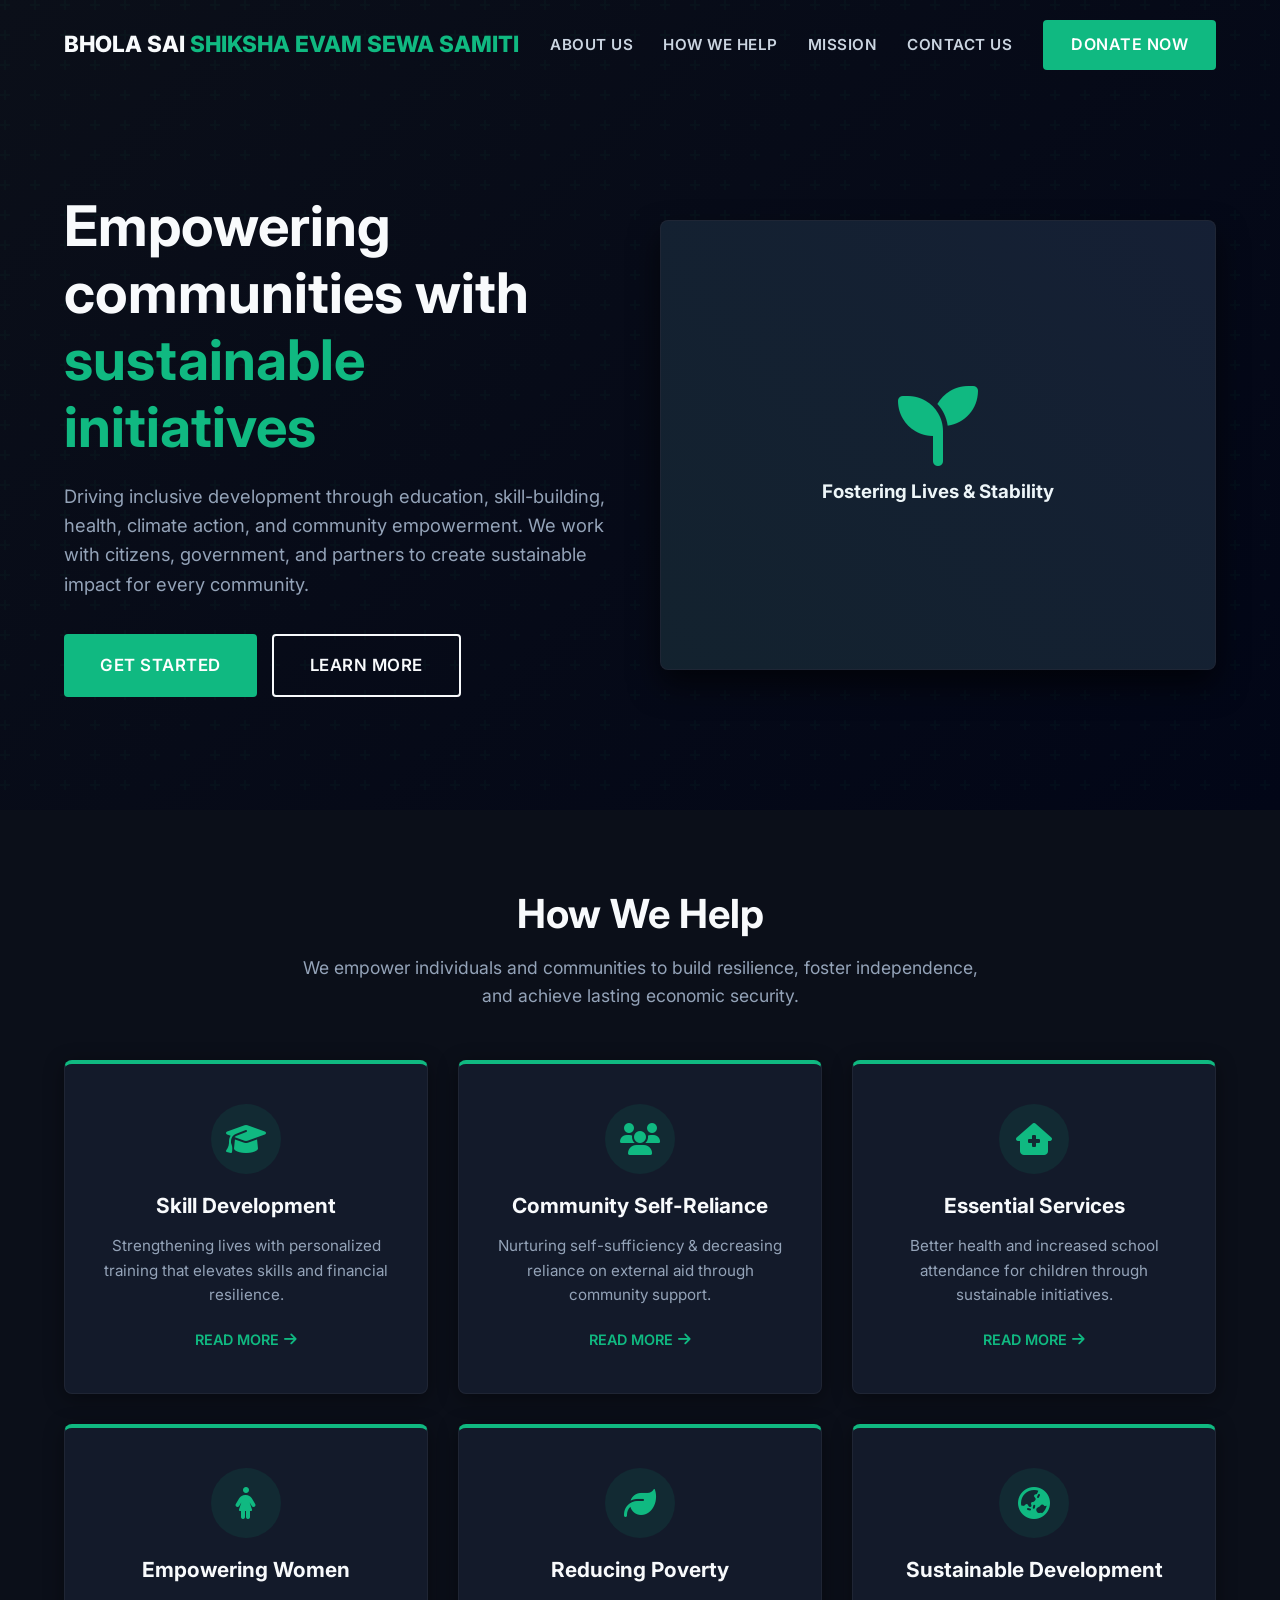
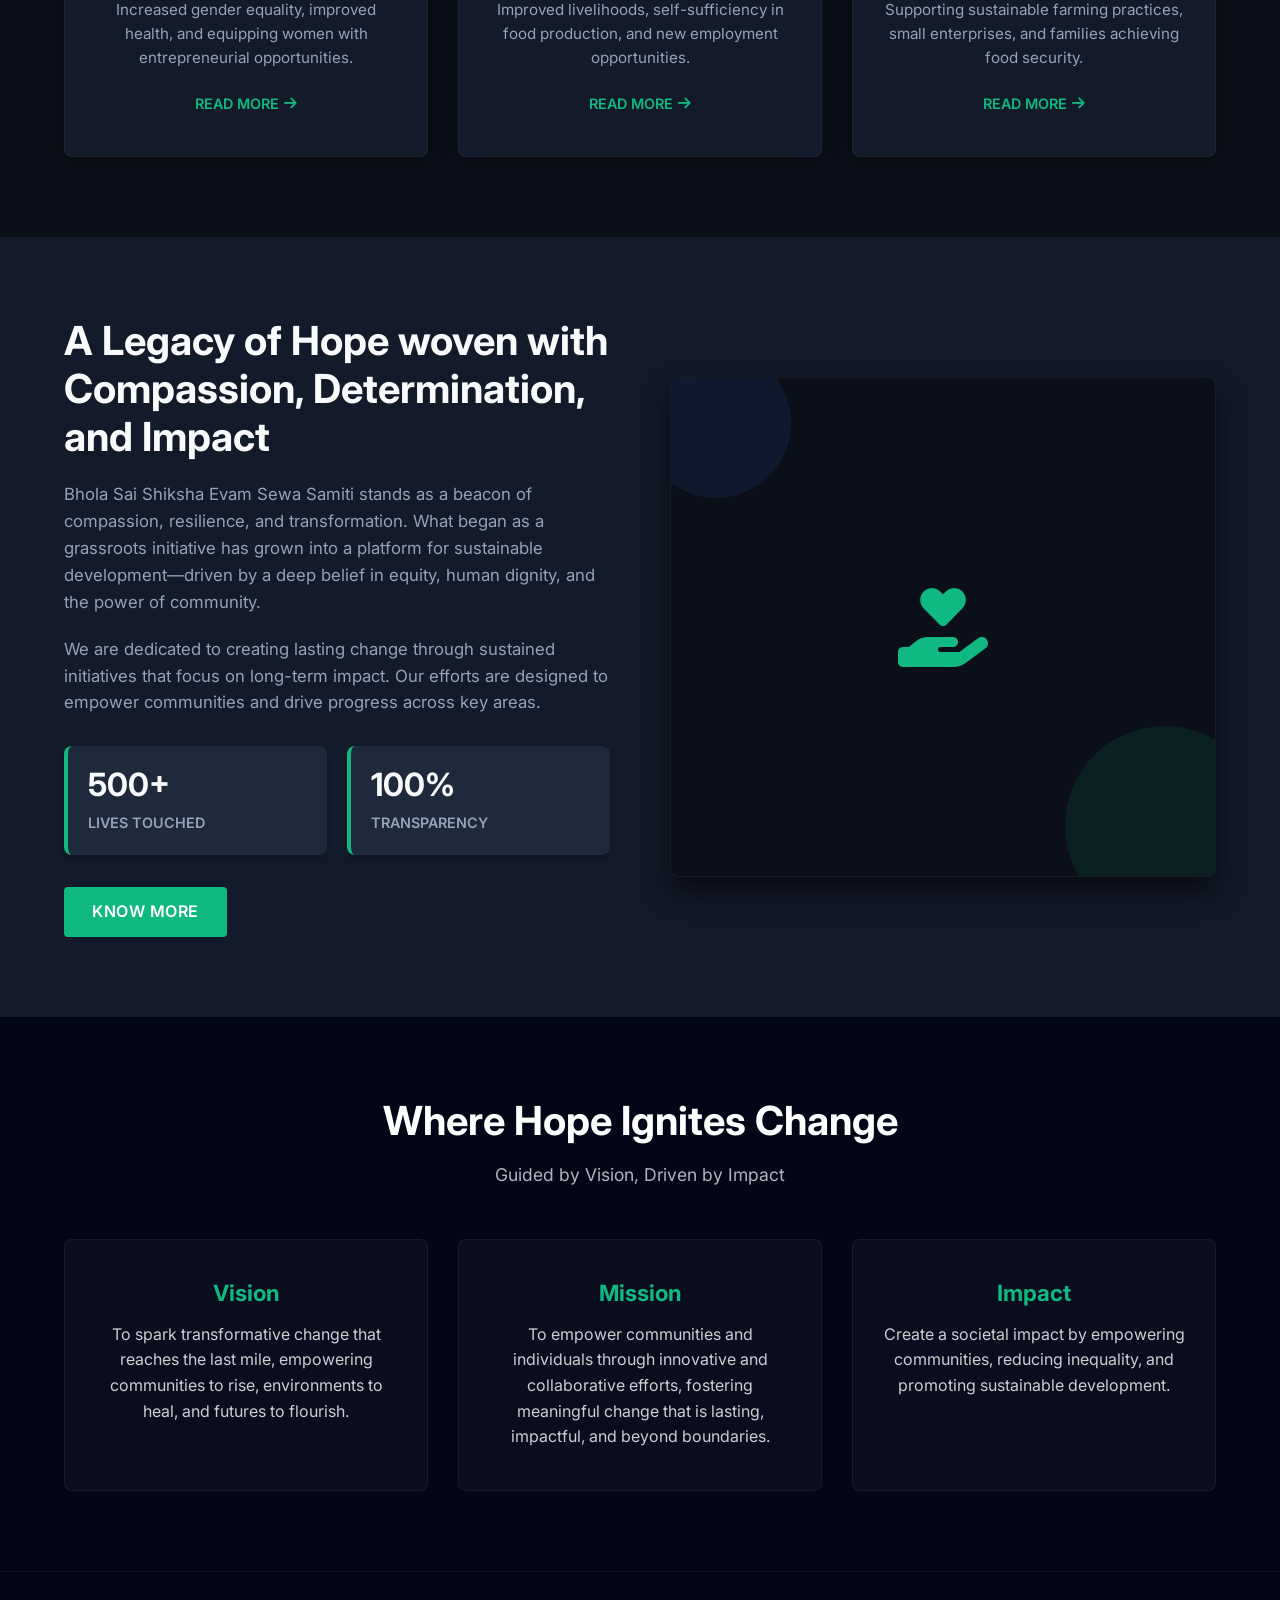
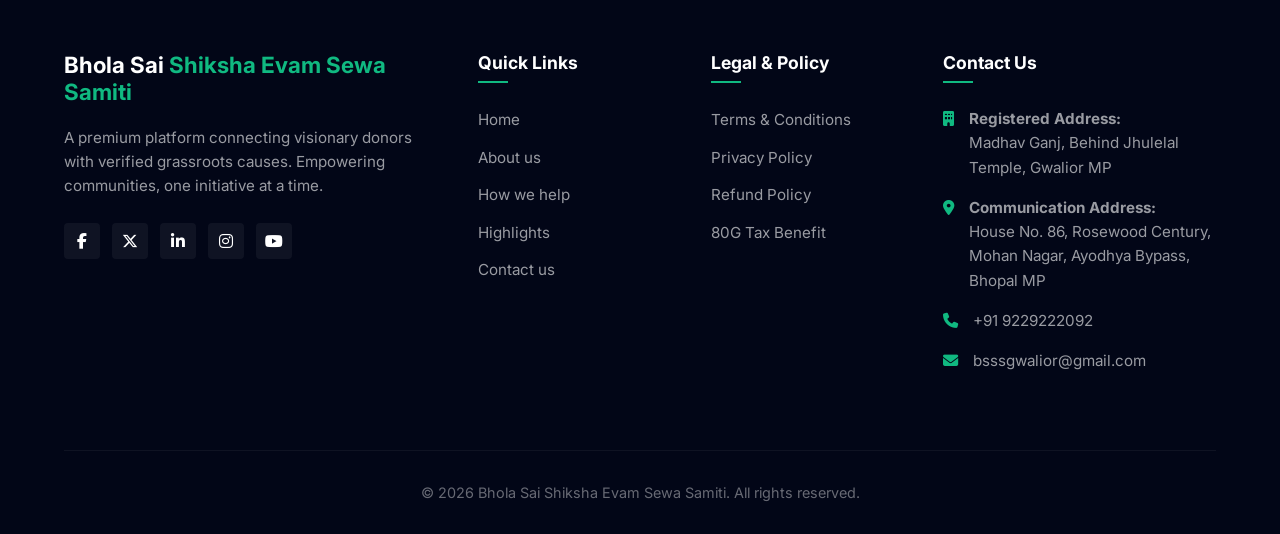
<file: index.html>
<!DOCTYPE html>
<html lang="en">

<head>
    <meta charset="UTF-8">
    <meta name="viewport" content="width=device-width, initial-scale=1.0">
    <title>Bhola Sai Shiksha Evam Sewa Samiti</title>
    <meta name="description"
        content="Driving inclusive development through education, skill-building, health, and community empowerment.">
    <link rel="stylesheet" href="styles.css">
    <link href="https://fonts.googleapis.com/css2?family=Inter:wght@300;400;500;600;700;800&display=swap"
        rel="stylesheet">
    <!-- FontAwesome -->
    <link rel="stylesheet" href="https://cdnjs.cloudflare.com/ajax/libs/font-awesome/6.4.0/css/all.min.css">
</head>

<body>
    <!-- Navbar -->
    <header class="navbar" id="navbar">
        <div class="container nav-container">
            <a href="#" class="logo">
                <h1>Bhola Sai <span>Shiksha Evam Sewa Samiti</span></h1>
            </a>
            <nav class="nav-links">
                <a href="#about">About Us</a>
                <a href="#how-we-help">How We Help</a>
                <a href="#mission">Mission</a>
                <a href="#contact">Contact Us</a>
            </nav>
            <div class="nav-actions">
                <a href="#donate" class="btn btn-primary">Donate Now</a>
            </div>
            <div class="mobile-menu-btn">
                <i class="fa-solid fa-bars"></i>
            </div>
        </div>
    </header>

    <main>
        <!-- Hero Section -->
        <section class="hero">
            <div class="hero-bg"></div>
            <div class="container hero-container">
                <div class="hero-content fade-right">
                    <h2 class="hero-title">Empowering communities with <span>sustainable initiatives</span></h2>
                    <p class="hero-subtitle">Driving inclusive development through education, skill-building, health,
                        climate action, and community empowerment. We work with citizens, government, and partners to
                        create sustainable impact for every community.</p>
                    <div class="hero-buttons">
                        <a href="#contact" class="btn btn-primary btn-lg">Get Started</a>
                        <a href="#how-we-help" class="btn btn-outline btn-lg">Learn More</a>
                    </div>
                </div>
                <!-- Hero Placeholder Image -->
                <div class="hero-image-placeholder fade-left">
                    <i class="fa-solid fa-seedling"></i>
                    <h3>Fostering Lives & Stability</h3>
                </div>
            </div>
        </section>

        <!-- Features / How We Help Section -->
        <section id="how-we-help" class="section features-section">
            <div class="container">
                <div class="section-header fade-up">
                    <h2 class="section-title">How We Help</h2>
                    <p class="section-subtitle">We empower individuals and communities to build resilience, foster
                        independence, and achieve lasting economic security.</p>
                </div>
                <div class="feature-grid">
                    <!-- Feature Card 1 -->
                    <div class="card feature-card fade-up">
                        <div class="feature-icon">
                            <i class="fa-solid fa-graduation-cap"></i>
                        </div>
                        <h3>Skill Development</h3>
                        <p>Strengthening lives with personalized training that elevates skills and financial resilience.
                        </p>
                        <a href="skill-development.html" class="feature-link">Read More <i class="fa-solid fa-arrow-right"></i></a>
                    </div>
                    <!-- Feature Card 2 -->
                    <div class="card feature-card fade-up" style="animation-delay: 0.1s;">
                        <div class="feature-icon">
                            <i class="fa-solid fa-users"></i>
                        </div>
                        <h3>Community Self-Reliance</h3>
                        <p>Nurturing self-sufficiency & decreasing reliance on external aid through community support.
                        </p>
                        <a href="community-self-reliance.html" class="feature-link">Read More <i class="fa-solid fa-arrow-right"></i></a>
                    </div>
                    <!-- Feature Card 3 -->
                    <div class="card feature-card fade-up" style="animation-delay: 0.2s;">
                        <div class="feature-icon">
                            <i class="fa-solid fa-house-medical"></i>
                        </div>
                        <h3>Essential Services</h3>
                        <p>Better health and increased school attendance for children through sustainable initiatives.
                        </p>
                        <a href="essential-services.html" class="feature-link">Read More <i class="fa-solid fa-arrow-right"></i></a>
                    </div>
                    <!-- Feature Card 4 -->
                    <div class="card feature-card fade-up">
                        <div class="feature-icon">
                            <i class="fa-solid fa-person-dress"></i>
                        </div>
                        <h3>Empowering Women</h3>
                        <p>Increased gender equality, improved health, and equipping women with entrepreneurial
                            opportunities.</p>
                        <a href="empowering-women.html" class="feature-link">Read More <i class="fa-solid fa-arrow-right"></i></a>
                    </div>
                    <!-- Feature Card 5 -->
                    <div class="card feature-card fade-up" style="animation-delay: 0.1s;">
                        <div class="feature-icon">
                            <i class="fa-solid fa-leaf"></i>
                        </div>
                        <h3>Reducing Poverty</h3>
                        <p>Improved livelihoods, self-sufficiency in food production, and new employment opportunities.
                        </p>
                        <a href="reducing-poverty.html" class="feature-link">Read More <i class="fa-solid fa-arrow-right"></i></a>
                    </div>
                    <!-- Feature Card 6 -->
                    <div class="card feature-card fade-up" style="animation-delay: 0.2s;">
                        <div class="feature-icon">
                            <i class="fa-solid fa-earth-asia"></i>
                        </div>
                        <h3>Sustainable Development</h3>
                        <p>Supporting sustainable farming practices, small enterprises, and families achieving food
                            security.</p>
                        <a href="sustainable-development.html" class="feature-link">Read More <i class="fa-solid fa-arrow-right"></i></a>
                    </div>
                </div>
            </div>
        </section>

        <!-- About Us Section -->
        <section id="about" class="section about-section">
            <div class="container about-container">
                <div class="about-text fade-right">
                    <h2>A Legacy of Hope woven with Compassion, Determination, and Impact</h2>
                    <p>Bhola Sai Shiksha Evam Sewa Samiti stands as a beacon of compassion, resilience, and
                        transformation. What began as a grassroots initiative has grown into a platform for sustainable
                        development—driven by a deep belief in equity, human dignity, and the power of community.</p>
                    <p>We are dedicated to creating lasting change through sustained initiatives that focus on long-term
                        impact. Our efforts are designed to empower communities and drive progress across key areas.</p>

                    <div class="about-stats">
                        <div class="stat-box">
                            <h4>500+</h4>
                            <span>Lives Touched</span>
                        </div>
                        <div class="stat-box">
                            <h4>100%</h4>
                            <span>Transparency</span>
                        </div>
                    </div>
                    <div class="mt-4">
                        <a href="#mission" class="btn btn-primary">Know More</a>
                    </div>
                </div>
                <div class="about-image fade-left">
                    <i class="fa-solid fa-hand-holding-heart"></i>
                </div>
            </div>
        </section>

        <!-- Mission & Vision Section -->
        <section id="mission" class="section mission-section">
            <div class="container">
                <div class="section-header fade-up">
                    <h2 class="section-title">Where Hope Ignites Change</h2>
                    <p class="section-subtitle">Guided by Vision, Driven by Impact</p>
                </div>
                <div class="mission-grid">
                    <div class="mission-card fade-up">
                        <h3>Vision</h3>
                        <p>To spark transformative change that reaches the last mile, empowering communities to rise,
                            environments to heal, and futures to flourish.</p>
                    </div>
                    <div class="mission-card fade-up" style="animation-delay: 0.1s;">
                        <h3>Mission</h3>
                        <p>To empower communities and individuals through innovative and collaborative efforts,
                            fostering meaningful change that is lasting, impactful, and beyond boundaries.</p>
                    </div>
                    <div class="mission-card fade-up" style="animation-delay: 0.2s;">
                        <h3>Impact</h3>
                        <p>Create a societal impact by empowering communities, reducing inequality, and promoting
                            sustainable development.</p>
                    </div>
                </div>
            </div>
        </section>
    </main>

    <!-- Footer -->
    <footer id="contact" class="footer">
        <div class="container">
            <div class="footer-grid">
                <div class="footer-col brand-col">
                    <h3 class="footer-title">Bhola Sai <span>Shiksha Evam Sewa Samiti</span></h3>
                    <p class="footer-desc">A premium platform connecting visionary donors with verified grassroots
                        causes. Empowering communities, one initiative at a time.</p>
                    <div class="social-links">
                        <a href="#" aria-label="Facebook"><i class="fa-brands fa-facebook-f"></i></a>
                        <a href="#" aria-label="Twitter"><i class="fa-brands fa-x-twitter"></i></a>
                        <a href="#" aria-label="LinkedIn"><i class="fa-brands fa-linkedin-in"></i></a>
                        <a href="#" aria-label="Instagram"><i class="fa-brands fa-instagram"></i></a>
                        <a href="#" aria-label="YouTube"><i class="fa-brands fa-youtube"></i></a>
                    </div>
                </div>
                <div class="footer-col">
                    <h4>Quick Links</h4>
                    <ul class="footer-links">
                        <li><a href="#">Home</a></li>
                        <li><a href="#about">About us</a></li>
                        <li><a href="#how-we-help">How we help</a></li>
                        <li><a href="#mission">Highlights</a></li>
                        <li><a href="#contact">Contact us</a></li>
                    </ul>
                </div>
                <div class="footer-col">
                    <h4>Legal & Policy</h4>
                    <ul class="footer-links">
                        <li><a href="terms-and-conditions.html">Terms & Conditions</a></li>
                        <li><a href="privacy-policy.html">Privacy Policy</a></li>
                        <li><a href="refund-policy.html">Refund Policy</a></li>
                        <li><a href="80g-tax-benefit.html">80G Tax Benefit</a></li>
                    </ul>
                </div>
                <div class="footer-col contact-col">
                    <h4>Contact Us</h4>
                    <ul class="contact-info">
                        <li><i class="fa-solid fa-building"></i> <span><strong>Registered Address:</strong><br>Madhav Ganj, Behind Jhulelal Temple, Gwalior MP</span></li>
                        <li><i class="fa-solid fa-location-dot"></i> <span><strong>Communication Address:</strong><br>House No. 86, Rosewood Century, Mohan Nagar, Ayodhya Bypass, Bhopal MP</span></li>
                        <li><i class="fa-solid fa-phone"></i> <span>+91 9229222092</span></li>
                        <li><i class="fa-solid fa-envelope"></i> <span>bsssgwalior@gmail.com</span></li>
                    </ul>
                </div>
            </div>
            <div class="footer-bottom">
                <p>&copy; 2026 Bhola Sai Shiksha Evam Sewa Samiti. All rights reserved.</p>
            </div>
        </div>
    </footer>

    <script src="script.js"></script>
</body>

</html>
</file>
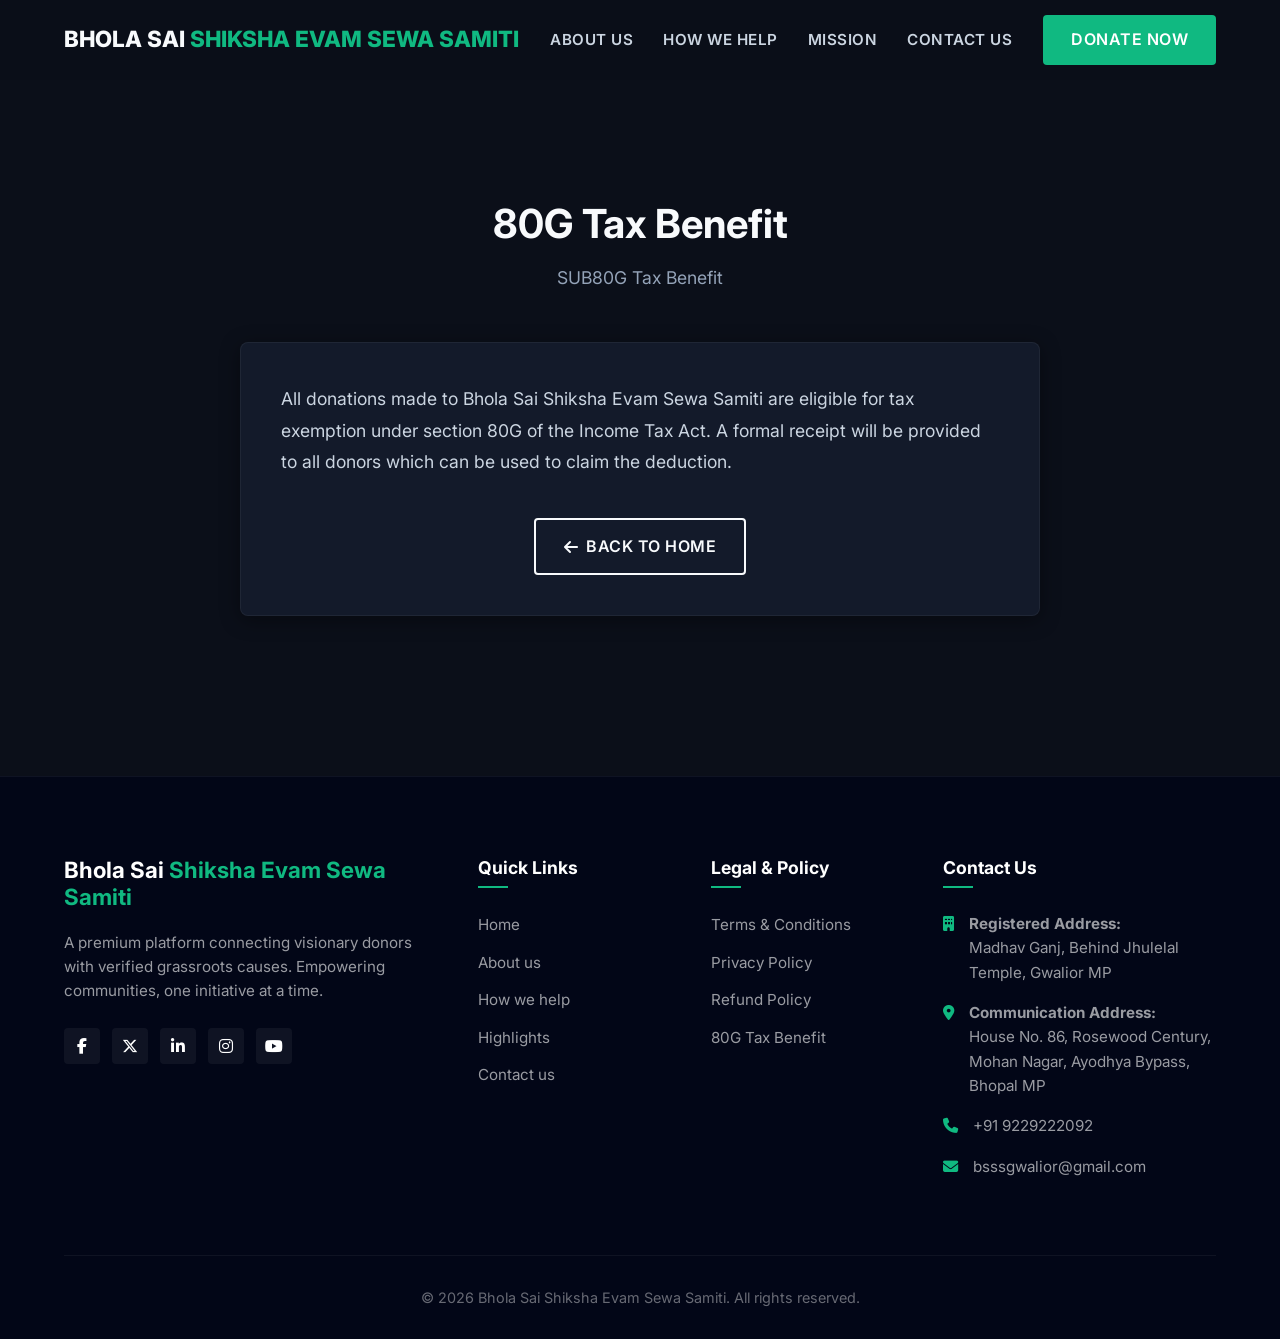
<file: 80g-tax-benefit.html>
﻿<!DOCTYPE html>
<html lang="en">

<head>
    <meta charset="UTF-8">
    <meta name="viewport" content="width=device-width, initial-scale=1.0">
    <title>80G Tax Benefit - Bhola Sai Shiksha Evam Sewa Samiti</title>
    <link rel="stylesheet" href="styles.css">
    <link href="https://fonts.googleapis.com/css2?family=Inter:wght@300;400;500;600;700;800&display=swap" rel="stylesheet">
    <link rel="stylesheet" href="https://cdnjs.cloudflare.com/ajax/libs/font-awesome/6.4.0/css/all.min.css">
</head>

<body>
    <!-- Navbar -->
    <header class="navbar" id="navbar" style="background: rgba(11, 15, 25, 0.95); backdrop-filter: blur(10px); padding: 15px 0;">
        <div class="container nav-container">
            <a href="index.html" class="logo">
                <h1>Bhola Sai <span>Shiksha Evam Sewa Samiti</span></h1>
            </a>
            <nav class="nav-links">
                <a href="index.html#about">About Us</a>
                <a href="index.html#how-we-help">How We Help</a>
                <a href="index.html#mission">Mission</a>
                <a href="index.html#contact">Contact Us</a>
            </nav>
            <div class="nav-actions">
                <a href="index.html#donate" class="btn btn-primary">Donate Now</a>
            </div>
            <div class="mobile-menu-btn">
                <i class="fa-solid fa-bars"></i>
            </div>
        </div>
    </header>

    <main style="padding-top: 120px; padding-bottom: 80px; min-height: 70vh;">
        <section class="section">
            <div class="container">
                <div class="section-header fade-up visible">
                    <h2 class="section-title">80G Tax Benefit</h2>
                    <p class="section-subtitle">SUB80G Tax Benefit</p>
                </div>
                <div class="content fade-up visible" style="color: var(--text-main); font-size: 1.1rem; max-width: 800px; margin: 0 auto; line-height: 1.8; background: var(--bg-surface); padding: 40px; border-radius: 8px; border: 1px solid rgba(255, 255, 255, 0.05); box-shadow: var(--card-shadow);">
                    <p>All donations made to Bhola Sai Shiksha Evam Sewa Samiti are eligible for tax exemption under section 80G of the Income Tax Act. A formal receipt will be provided to all donors which can be used to claim the deduction.</p>
                    
                    <div style="margin-top: 40px; text-align: center;">
                        <a href="index.html" class="btn btn-outline"><i class="fa-solid fa-arrow-left"></i> Back to Home</a>
                    </div>
                </div>
            </div>
        </section>
    </main>

    <!-- Footer -->
    <footer id="contact" class="footer">
        <div class="container">
            <div class="footer-grid">
                <div class="footer-col brand-col">
                    <h3 class="footer-title">Bhola Sai <span>Shiksha Evam Sewa Samiti</span></h3>
                    <p class="footer-desc">A premium platform connecting visionary donors with verified grassroots causes. Empowering communities, one initiative at a time.</p>
                    <div class="social-links">
                        <a href="#" aria-label="Facebook"><i class="fa-brands fa-facebook-f"></i></a>
                        <a href="#" aria-label="Twitter"><i class="fa-brands fa-x-twitter"></i></a>
                        <a href="#" aria-label="LinkedIn"><i class="fa-brands fa-linkedin-in"></i></a>
                        <a href="#" aria-label="Instagram"><i class="fa-brands fa-instagram"></i></a>
                        <a href="#" aria-label="YouTube"><i class="fa-brands fa-youtube"></i></a>
                    </div>
                </div>
                <div class="footer-col">
                    <h4>Quick Links</h4>
                    <ul class="footer-links">
                        <li><a href="index.html">Home</a></li>
                        <li><a href="index.html#about">About us</a></li>
                        <li><a href="index.html#how-we-help">How we help</a></li>
                        <li><a href="index.html#mission">Highlights</a></li>
                        <li><a href="index.html#contact">Contact us</a></li>
                    </ul>
                </div>
                <div class="footer-col">
                    <h4>Legal & Policy</h4>
                    <ul class="footer-links">
                        <li><a href="terms-and-conditions.html">Terms & Conditions</a></li>
                        <li><a href="privacy-policy.html">Privacy Policy</a></li>
                        <li><a href="refund-policy.html">Refund Policy</a></li>
                        <li><a href="80g-tax-benefit.html">80G Tax Benefit</a></li>
                    </ul>
                </div>
                <div class="footer-col contact-col">
                    <h4>Contact Us</h4>
                    <ul class="contact-info">
                        <li><i class="fa-solid fa-building"></i> <span><strong>Registered Address:</strong><br>Madhav Ganj, Behind Jhulelal Temple, Gwalior MP</span></li>
                        <li><i class="fa-solid fa-location-dot"></i> <span><strong>Communication Address:</strong><br>House No. 86, Rosewood Century, Mohan Nagar, Ayodhya Bypass, Bhopal MP</span></li>
                        <li><i class="fa-solid fa-phone"></i> <span>+91 9229222092</span></li>
                        <li><i class="fa-solid fa-envelope"></i> <span>bsssgwalior@gmail.com</span></li>
                    </ul>
                </div>
            </div>
            <div class="footer-bottom">
                <p>&copy; 2026 Bhola Sai Shiksha Evam Sewa Samiti. All rights reserved.</p>
            </div>
        </div>
    </footer>

    <script src="script.js"></script>
</body>
</html>
</file>
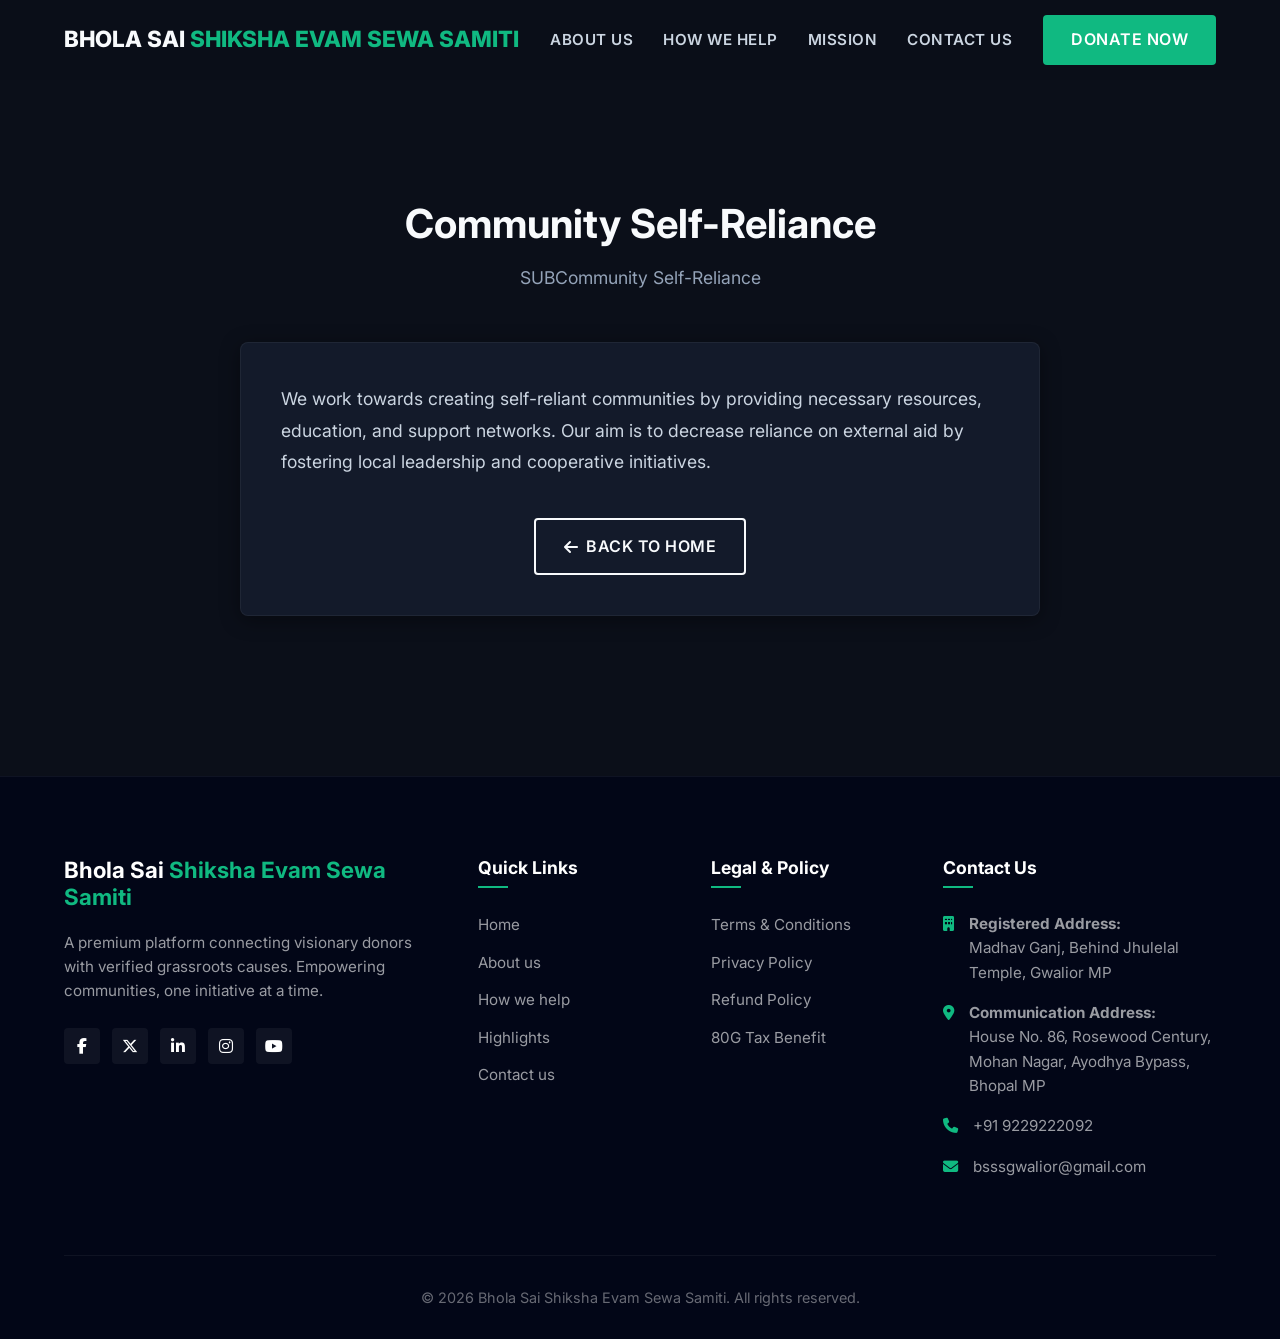
<file: community-self-reliance.html>
﻿<!DOCTYPE html>
<html lang="en">

<head>
    <meta charset="UTF-8">
    <meta name="viewport" content="width=device-width, initial-scale=1.0">
    <title>Community Self-Reliance - Bhola Sai Shiksha Evam Sewa Samiti</title>
    <link rel="stylesheet" href="styles.css">
    <link href="https://fonts.googleapis.com/css2?family=Inter:wght@300;400;500;600;700;800&display=swap" rel="stylesheet">
    <link rel="stylesheet" href="https://cdnjs.cloudflare.com/ajax/libs/font-awesome/6.4.0/css/all.min.css">
</head>

<body>
    <!-- Navbar -->
    <header class="navbar" id="navbar" style="background: rgba(11, 15, 25, 0.95); backdrop-filter: blur(10px); padding: 15px 0;">
        <div class="container nav-container">
            <a href="index.html" class="logo">
                <h1>Bhola Sai <span>Shiksha Evam Sewa Samiti</span></h1>
            </a>
            <nav class="nav-links">
                <a href="index.html#about">About Us</a>
                <a href="index.html#how-we-help">How We Help</a>
                <a href="index.html#mission">Mission</a>
                <a href="index.html#contact">Contact Us</a>
            </nav>
            <div class="nav-actions">
                <a href="index.html#donate" class="btn btn-primary">Donate Now</a>
            </div>
            <div class="mobile-menu-btn">
                <i class="fa-solid fa-bars"></i>
            </div>
        </div>
    </header>

    <main style="padding-top: 120px; padding-bottom: 80px; min-height: 70vh;">
        <section class="section">
            <div class="container">
                <div class="section-header fade-up visible">
                    <h2 class="section-title">Community Self-Reliance</h2>
                    <p class="section-subtitle">SUBCommunity Self-Reliance</p>
                </div>
                <div class="content fade-up visible" style="color: var(--text-main); font-size: 1.1rem; max-width: 800px; margin: 0 auto; line-height: 1.8; background: var(--bg-surface); padding: 40px; border-radius: 8px; border: 1px solid rgba(255, 255, 255, 0.05); box-shadow: var(--card-shadow);">
                    <p>We work towards creating self-reliant communities by providing necessary resources, education, and support networks. Our aim is to decrease reliance on external aid by fostering local leadership and cooperative initiatives.</p>
                    
                    <div style="margin-top: 40px; text-align: center;">
                        <a href="index.html" class="btn btn-outline"><i class="fa-solid fa-arrow-left"></i> Back to Home</a>
                    </div>
                </div>
            </div>
        </section>
    </main>

    <!-- Footer -->
    <footer id="contact" class="footer">
        <div class="container">
            <div class="footer-grid">
                <div class="footer-col brand-col">
                    <h3 class="footer-title">Bhola Sai <span>Shiksha Evam Sewa Samiti</span></h3>
                    <p class="footer-desc">A premium platform connecting visionary donors with verified grassroots causes. Empowering communities, one initiative at a time.</p>
                    <div class="social-links">
                        <a href="#" aria-label="Facebook"><i class="fa-brands fa-facebook-f"></i></a>
                        <a href="#" aria-label="Twitter"><i class="fa-brands fa-x-twitter"></i></a>
                        <a href="#" aria-label="LinkedIn"><i class="fa-brands fa-linkedin-in"></i></a>
                        <a href="#" aria-label="Instagram"><i class="fa-brands fa-instagram"></i></a>
                        <a href="#" aria-label="YouTube"><i class="fa-brands fa-youtube"></i></a>
                    </div>
                </div>
                <div class="footer-col">
                    <h4>Quick Links</h4>
                    <ul class="footer-links">
                        <li><a href="index.html">Home</a></li>
                        <li><a href="index.html#about">About us</a></li>
                        <li><a href="index.html#how-we-help">How we help</a></li>
                        <li><a href="index.html#mission">Highlights</a></li>
                        <li><a href="index.html#contact">Contact us</a></li>
                    </ul>
                </div>
                <div class="footer-col">
                    <h4>Legal & Policy</h4>
                    <ul class="footer-links">
                        <li><a href="terms-and-conditions.html">Terms & Conditions</a></li>
                        <li><a href="privacy-policy.html">Privacy Policy</a></li>
                        <li><a href="refund-policy.html">Refund Policy</a></li>
                        <li><a href="80g-tax-benefit.html">80G Tax Benefit</a></li>
                    </ul>
                </div>
                <div class="footer-col contact-col">
                    <h4>Contact Us</h4>
                    <ul class="contact-info">
                        <li><i class="fa-solid fa-building"></i> <span><strong>Registered Address:</strong><br>Madhav Ganj, Behind Jhulelal Temple, Gwalior MP</span></li>
                        <li><i class="fa-solid fa-location-dot"></i> <span><strong>Communication Address:</strong><br>House No. 86, Rosewood Century, Mohan Nagar, Ayodhya Bypass, Bhopal MP</span></li>
                        <li><i class="fa-solid fa-phone"></i> <span>+91 9229222092</span></li>
                        <li><i class="fa-solid fa-envelope"></i> <span>bsssgwalior@gmail.com</span></li>
                    </ul>
                </div>
            </div>
            <div class="footer-bottom">
                <p>&copy; 2026 Bhola Sai Shiksha Evam Sewa Samiti. All rights reserved.</p>
            </div>
        </div>
    </footer>

    <script src="script.js"></script>
</body>
</html>
</file>
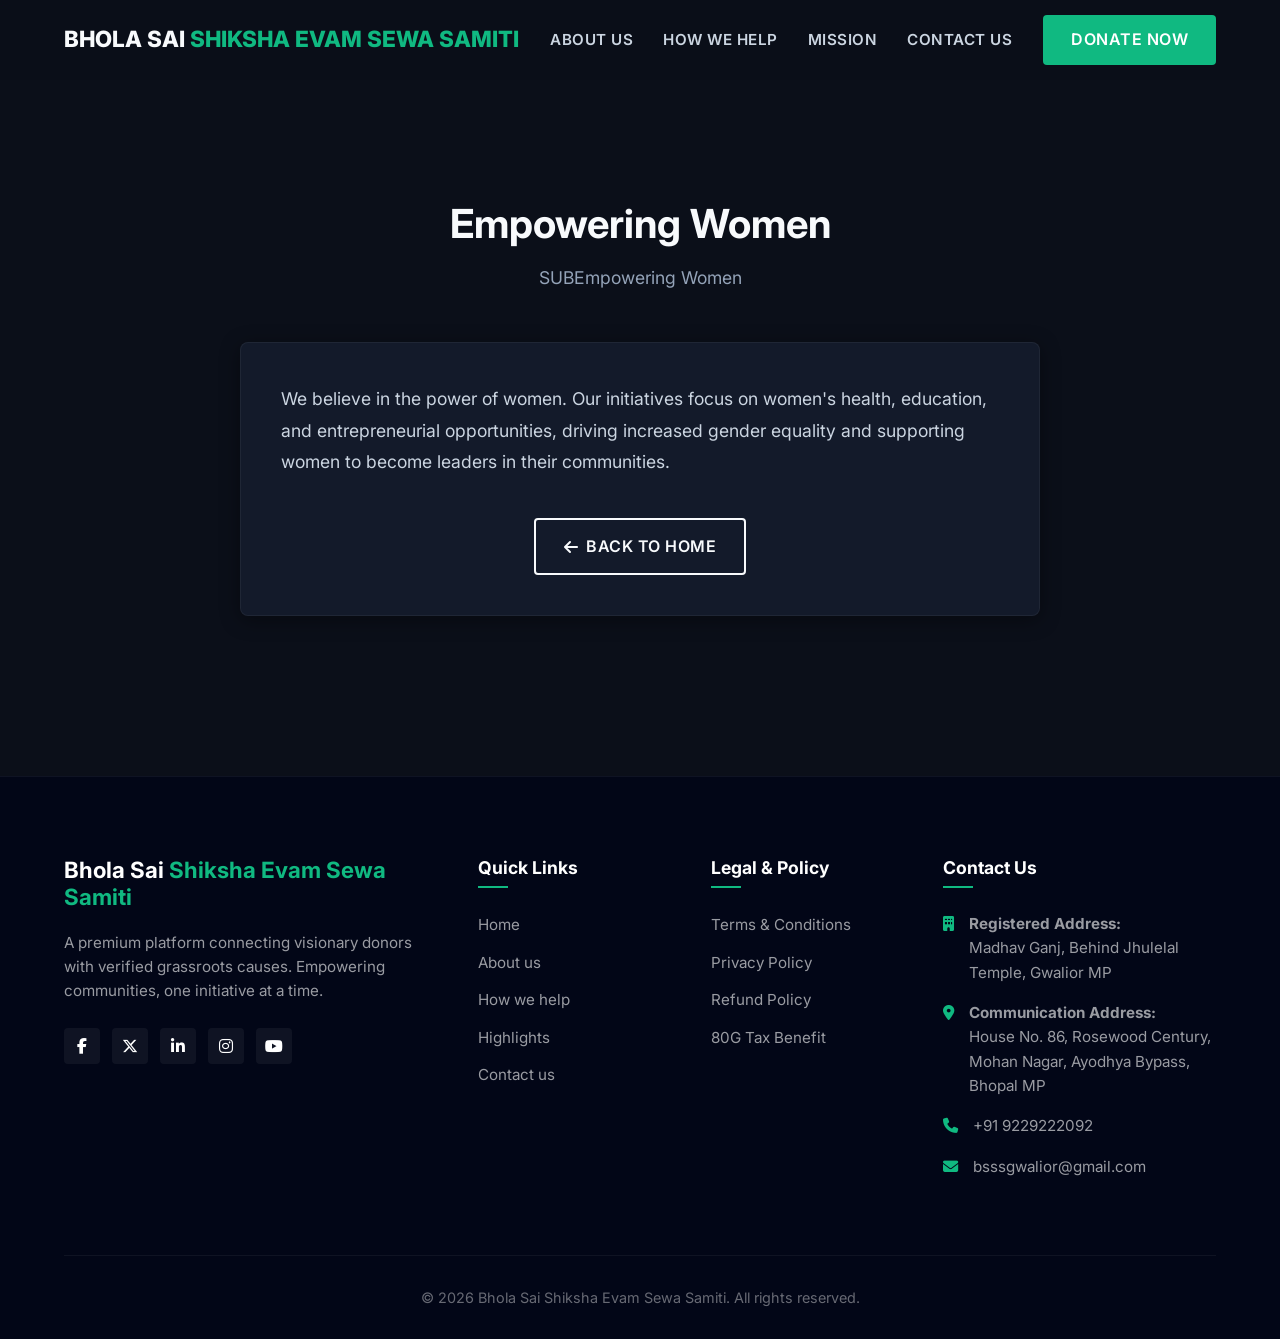
<file: empowering-women.html>
﻿<!DOCTYPE html>
<html lang="en">

<head>
    <meta charset="UTF-8">
    <meta name="viewport" content="width=device-width, initial-scale=1.0">
    <title>Empowering Women - Bhola Sai Shiksha Evam Sewa Samiti</title>
    <link rel="stylesheet" href="styles.css">
    <link href="https://fonts.googleapis.com/css2?family=Inter:wght@300;400;500;600;700;800&display=swap" rel="stylesheet">
    <link rel="stylesheet" href="https://cdnjs.cloudflare.com/ajax/libs/font-awesome/6.4.0/css/all.min.css">
</head>

<body>
    <!-- Navbar -->
    <header class="navbar" id="navbar" style="background: rgba(11, 15, 25, 0.95); backdrop-filter: blur(10px); padding: 15px 0;">
        <div class="container nav-container">
            <a href="index.html" class="logo">
                <h1>Bhola Sai <span>Shiksha Evam Sewa Samiti</span></h1>
            </a>
            <nav class="nav-links">
                <a href="index.html#about">About Us</a>
                <a href="index.html#how-we-help">How We Help</a>
                <a href="index.html#mission">Mission</a>
                <a href="index.html#contact">Contact Us</a>
            </nav>
            <div class="nav-actions">
                <a href="index.html#donate" class="btn btn-primary">Donate Now</a>
            </div>
            <div class="mobile-menu-btn">
                <i class="fa-solid fa-bars"></i>
            </div>
        </div>
    </header>

    <main style="padding-top: 120px; padding-bottom: 80px; min-height: 70vh;">
        <section class="section">
            <div class="container">
                <div class="section-header fade-up visible">
                    <h2 class="section-title">Empowering Women</h2>
                    <p class="section-subtitle">SUBEmpowering Women</p>
                </div>
                <div class="content fade-up visible" style="color: var(--text-main); font-size: 1.1rem; max-width: 800px; margin: 0 auto; line-height: 1.8; background: var(--bg-surface); padding: 40px; border-radius: 8px; border: 1px solid rgba(255, 255, 255, 0.05); box-shadow: var(--card-shadow);">
                    <p>We believe in the power of women. Our initiatives focus on women's health, education, and entrepreneurial opportunities, driving increased gender equality and supporting women to become leaders in their communities.</p>
                    
                    <div style="margin-top: 40px; text-align: center;">
                        <a href="index.html" class="btn btn-outline"><i class="fa-solid fa-arrow-left"></i> Back to Home</a>
                    </div>
                </div>
            </div>
        </section>
    </main>

    <!-- Footer -->
    <footer id="contact" class="footer">
        <div class="container">
            <div class="footer-grid">
                <div class="footer-col brand-col">
                    <h3 class="footer-title">Bhola Sai <span>Shiksha Evam Sewa Samiti</span></h3>
                    <p class="footer-desc">A premium platform connecting visionary donors with verified grassroots causes. Empowering communities, one initiative at a time.</p>
                    <div class="social-links">
                        <a href="#" aria-label="Facebook"><i class="fa-brands fa-facebook-f"></i></a>
                        <a href="#" aria-label="Twitter"><i class="fa-brands fa-x-twitter"></i></a>
                        <a href="#" aria-label="LinkedIn"><i class="fa-brands fa-linkedin-in"></i></a>
                        <a href="#" aria-label="Instagram"><i class="fa-brands fa-instagram"></i></a>
                        <a href="#" aria-label="YouTube"><i class="fa-brands fa-youtube"></i></a>
                    </div>
                </div>
                <div class="footer-col">
                    <h4>Quick Links</h4>
                    <ul class="footer-links">
                        <li><a href="index.html">Home</a></li>
                        <li><a href="index.html#about">About us</a></li>
                        <li><a href="index.html#how-we-help">How we help</a></li>
                        <li><a href="index.html#mission">Highlights</a></li>
                        <li><a href="index.html#contact">Contact us</a></li>
                    </ul>
                </div>
                <div class="footer-col">
                    <h4>Legal & Policy</h4>
                    <ul class="footer-links">
                        <li><a href="terms-and-conditions.html">Terms & Conditions</a></li>
                        <li><a href="privacy-policy.html">Privacy Policy</a></li>
                        <li><a href="refund-policy.html">Refund Policy</a></li>
                        <li><a href="80g-tax-benefit.html">80G Tax Benefit</a></li>
                    </ul>
                </div>
                <div class="footer-col contact-col">
                    <h4>Contact Us</h4>
                    <ul class="contact-info">
                        <li><i class="fa-solid fa-building"></i> <span><strong>Registered Address:</strong><br>Madhav Ganj, Behind Jhulelal Temple, Gwalior MP</span></li>
                        <li><i class="fa-solid fa-location-dot"></i> <span><strong>Communication Address:</strong><br>House No. 86, Rosewood Century, Mohan Nagar, Ayodhya Bypass, Bhopal MP</span></li>
                        <li><i class="fa-solid fa-phone"></i> <span>+91 9229222092</span></li>
                        <li><i class="fa-solid fa-envelope"></i> <span>bsssgwalior@gmail.com</span></li>
                    </ul>
                </div>
            </div>
            <div class="footer-bottom">
                <p>&copy; 2026 Bhola Sai Shiksha Evam Sewa Samiti. All rights reserved.</p>
            </div>
        </div>
    </footer>

    <script src="script.js"></script>
</body>
</html>
</file>
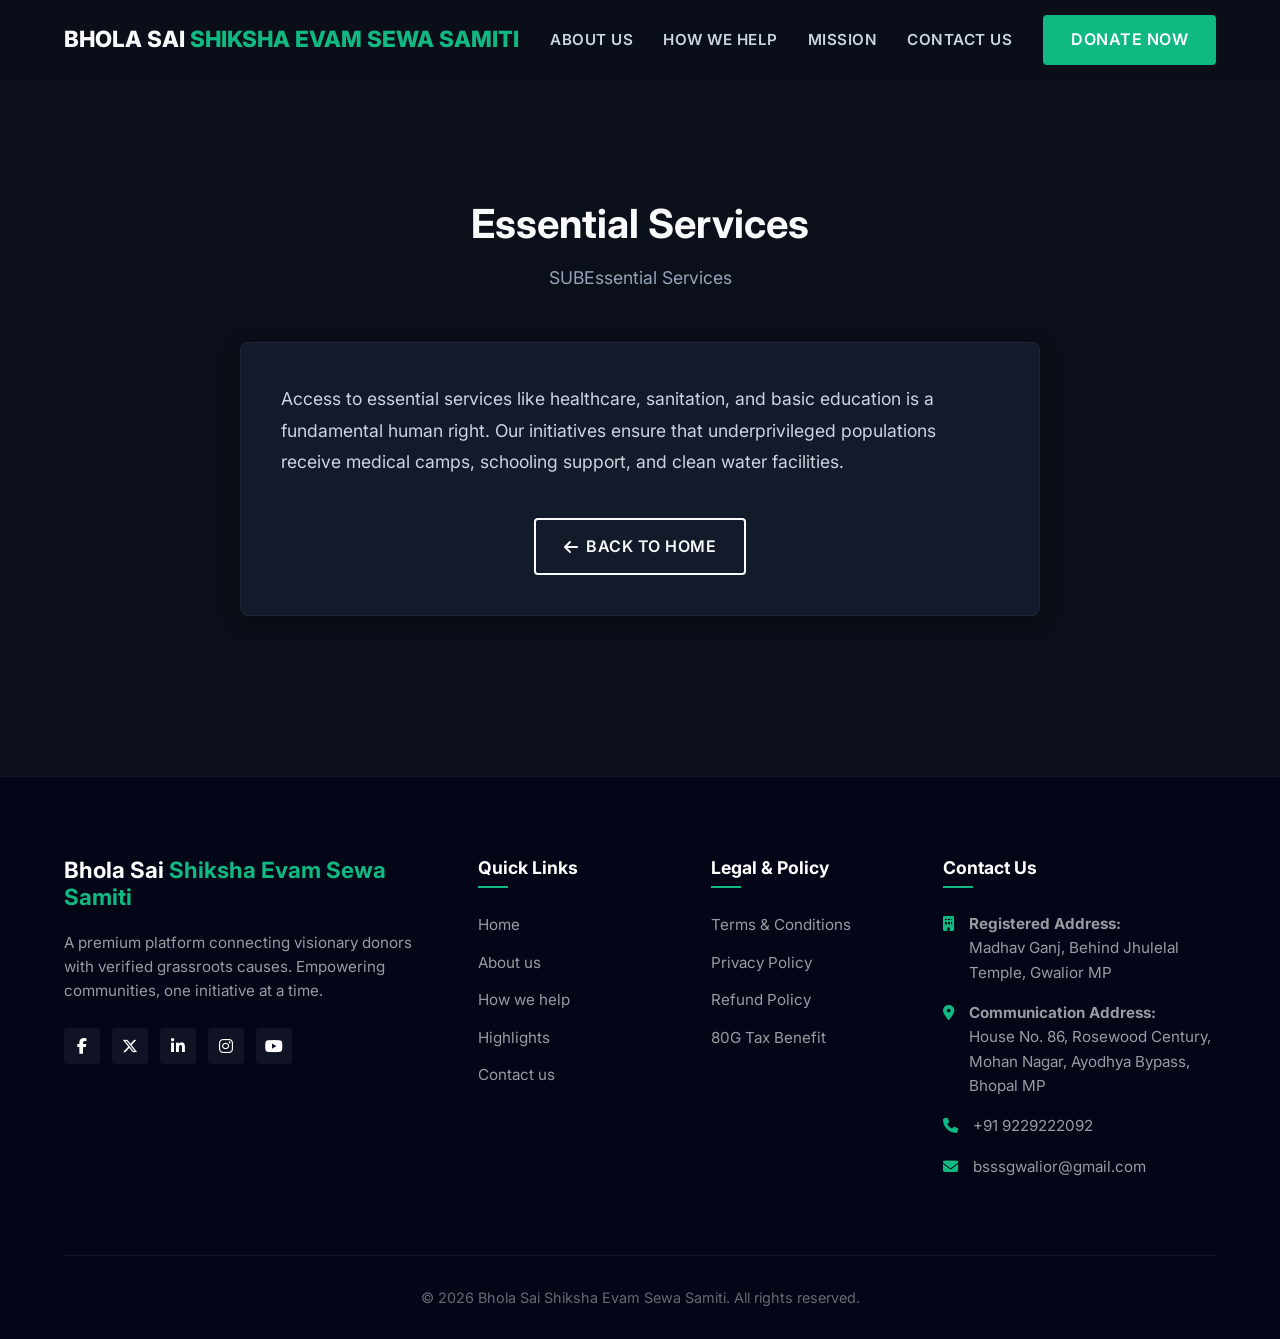
<file: essential-services.html>
﻿<!DOCTYPE html>
<html lang="en">

<head>
    <meta charset="UTF-8">
    <meta name="viewport" content="width=device-width, initial-scale=1.0">
    <title>Essential Services - Bhola Sai Shiksha Evam Sewa Samiti</title>
    <link rel="stylesheet" href="styles.css">
    <link href="https://fonts.googleapis.com/css2?family=Inter:wght@300;400;500;600;700;800&display=swap" rel="stylesheet">
    <link rel="stylesheet" href="https://cdnjs.cloudflare.com/ajax/libs/font-awesome/6.4.0/css/all.min.css">
</head>

<body>
    <!-- Navbar -->
    <header class="navbar" id="navbar" style="background: rgba(11, 15, 25, 0.95); backdrop-filter: blur(10px); padding: 15px 0;">
        <div class="container nav-container">
            <a href="index.html" class="logo">
                <h1>Bhola Sai <span>Shiksha Evam Sewa Samiti</span></h1>
            </a>
            <nav class="nav-links">
                <a href="index.html#about">About Us</a>
                <a href="index.html#how-we-help">How We Help</a>
                <a href="index.html#mission">Mission</a>
                <a href="index.html#contact">Contact Us</a>
            </nav>
            <div class="nav-actions">
                <a href="index.html#donate" class="btn btn-primary">Donate Now</a>
            </div>
            <div class="mobile-menu-btn">
                <i class="fa-solid fa-bars"></i>
            </div>
        </div>
    </header>

    <main style="padding-top: 120px; padding-bottom: 80px; min-height: 70vh;">
        <section class="section">
            <div class="container">
                <div class="section-header fade-up visible">
                    <h2 class="section-title">Essential Services</h2>
                    <p class="section-subtitle">SUBEssential Services</p>
                </div>
                <div class="content fade-up visible" style="color: var(--text-main); font-size: 1.1rem; max-width: 800px; margin: 0 auto; line-height: 1.8; background: var(--bg-surface); padding: 40px; border-radius: 8px; border: 1px solid rgba(255, 255, 255, 0.05); box-shadow: var(--card-shadow);">
                    <p>Access to essential services like healthcare, sanitation, and basic education is a fundamental human right. Our initiatives ensure that underprivileged populations receive medical camps, schooling support, and clean water facilities.</p>
                    
                    <div style="margin-top: 40px; text-align: center;">
                        <a href="index.html" class="btn btn-outline"><i class="fa-solid fa-arrow-left"></i> Back to Home</a>
                    </div>
                </div>
            </div>
        </section>
    </main>

    <!-- Footer -->
    <footer id="contact" class="footer">
        <div class="container">
            <div class="footer-grid">
                <div class="footer-col brand-col">
                    <h3 class="footer-title">Bhola Sai <span>Shiksha Evam Sewa Samiti</span></h3>
                    <p class="footer-desc">A premium platform connecting visionary donors with verified grassroots causes. Empowering communities, one initiative at a time.</p>
                    <div class="social-links">
                        <a href="#" aria-label="Facebook"><i class="fa-brands fa-facebook-f"></i></a>
                        <a href="#" aria-label="Twitter"><i class="fa-brands fa-x-twitter"></i></a>
                        <a href="#" aria-label="LinkedIn"><i class="fa-brands fa-linkedin-in"></i></a>
                        <a href="#" aria-label="Instagram"><i class="fa-brands fa-instagram"></i></a>
                        <a href="#" aria-label="YouTube"><i class="fa-brands fa-youtube"></i></a>
                    </div>
                </div>
                <div class="footer-col">
                    <h4>Quick Links</h4>
                    <ul class="footer-links">
                        <li><a href="index.html">Home</a></li>
                        <li><a href="index.html#about">About us</a></li>
                        <li><a href="index.html#how-we-help">How we help</a></li>
                        <li><a href="index.html#mission">Highlights</a></li>
                        <li><a href="index.html#contact">Contact us</a></li>
                    </ul>
                </div>
                <div class="footer-col">
                    <h4>Legal & Policy</h4>
                    <ul class="footer-links">
                        <li><a href="terms-and-conditions.html">Terms & Conditions</a></li>
                        <li><a href="privacy-policy.html">Privacy Policy</a></li>
                        <li><a href="refund-policy.html">Refund Policy</a></li>
                        <li><a href="80g-tax-benefit.html">80G Tax Benefit</a></li>
                    </ul>
                </div>
                <div class="footer-col contact-col">
                    <h4>Contact Us</h4>
                    <ul class="contact-info">
                        <li><i class="fa-solid fa-building"></i> <span><strong>Registered Address:</strong><br>Madhav Ganj, Behind Jhulelal Temple, Gwalior MP</span></li>
                        <li><i class="fa-solid fa-location-dot"></i> <span><strong>Communication Address:</strong><br>House No. 86, Rosewood Century, Mohan Nagar, Ayodhya Bypass, Bhopal MP</span></li>
                        <li><i class="fa-solid fa-phone"></i> <span>+91 9229222092</span></li>
                        <li><i class="fa-solid fa-envelope"></i> <span>bsssgwalior@gmail.com</span></li>
                    </ul>
                </div>
            </div>
            <div class="footer-bottom">
                <p>&copy; 2026 Bhola Sai Shiksha Evam Sewa Samiti. All rights reserved.</p>
            </div>
        </div>
    </footer>

    <script src="script.js"></script>
</body>
</html>
</file>
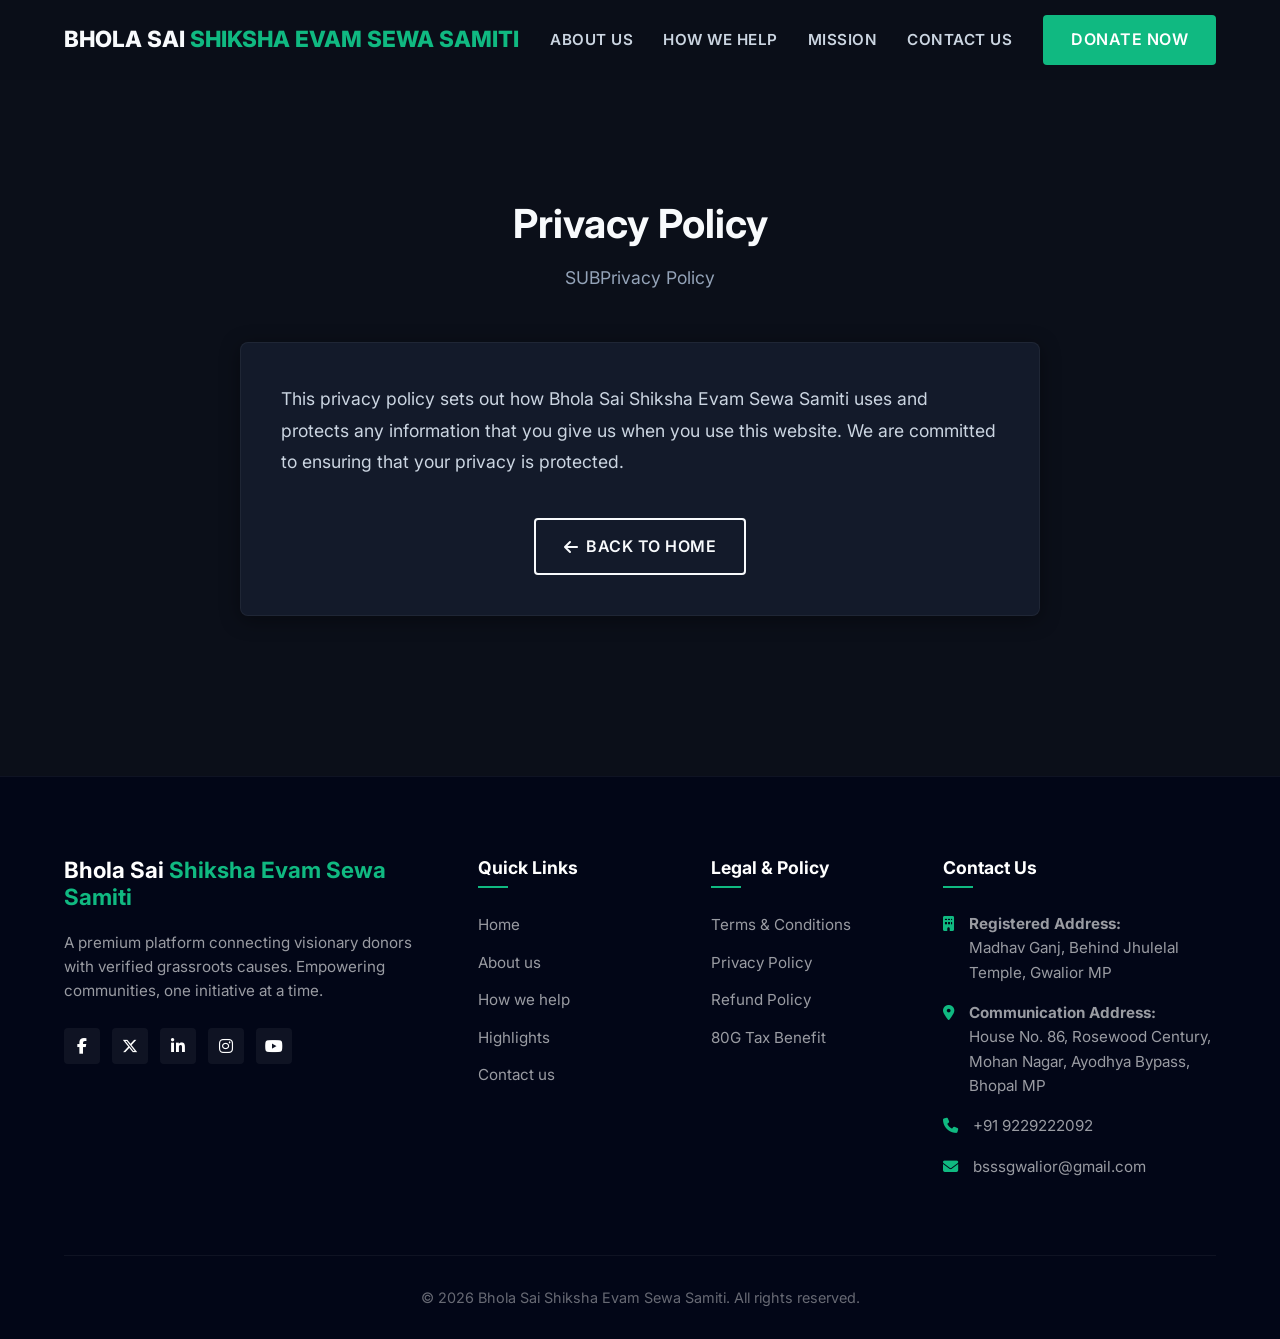
<file: privacy-policy.html>
﻿<!DOCTYPE html>
<html lang="en">

<head>
    <meta charset="UTF-8">
    <meta name="viewport" content="width=device-width, initial-scale=1.0">
    <title>Privacy Policy - Bhola Sai Shiksha Evam Sewa Samiti</title>
    <link rel="stylesheet" href="styles.css">
    <link href="https://fonts.googleapis.com/css2?family=Inter:wght@300;400;500;600;700;800&display=swap" rel="stylesheet">
    <link rel="stylesheet" href="https://cdnjs.cloudflare.com/ajax/libs/font-awesome/6.4.0/css/all.min.css">
</head>

<body>
    <!-- Navbar -->
    <header class="navbar" id="navbar" style="background: rgba(11, 15, 25, 0.95); backdrop-filter: blur(10px); padding: 15px 0;">
        <div class="container nav-container">
            <a href="index.html" class="logo">
                <h1>Bhola Sai <span>Shiksha Evam Sewa Samiti</span></h1>
            </a>
            <nav class="nav-links">
                <a href="index.html#about">About Us</a>
                <a href="index.html#how-we-help">How We Help</a>
                <a href="index.html#mission">Mission</a>
                <a href="index.html#contact">Contact Us</a>
            </nav>
            <div class="nav-actions">
                <a href="index.html#donate" class="btn btn-primary">Donate Now</a>
            </div>
            <div class="mobile-menu-btn">
                <i class="fa-solid fa-bars"></i>
            </div>
        </div>
    </header>

    <main style="padding-top: 120px; padding-bottom: 80px; min-height: 70vh;">
        <section class="section">
            <div class="container">
                <div class="section-header fade-up visible">
                    <h2 class="section-title">Privacy Policy</h2>
                    <p class="section-subtitle">SUBPrivacy Policy</p>
                </div>
                <div class="content fade-up visible" style="color: var(--text-main); font-size: 1.1rem; max-width: 800px; margin: 0 auto; line-height: 1.8; background: var(--bg-surface); padding: 40px; border-radius: 8px; border: 1px solid rgba(255, 255, 255, 0.05); box-shadow: var(--card-shadow);">
                    <p>This privacy policy sets out how Bhola Sai Shiksha Evam Sewa Samiti uses and protects any information that you give us when you use this website. We are committed to ensuring that your privacy is protected.</p>
                    
                    <div style="margin-top: 40px; text-align: center;">
                        <a href="index.html" class="btn btn-outline"><i class="fa-solid fa-arrow-left"></i> Back to Home</a>
                    </div>
                </div>
            </div>
        </section>
    </main>

    <!-- Footer -->
    <footer id="contact" class="footer">
        <div class="container">
            <div class="footer-grid">
                <div class="footer-col brand-col">
                    <h3 class="footer-title">Bhola Sai <span>Shiksha Evam Sewa Samiti</span></h3>
                    <p class="footer-desc">A premium platform connecting visionary donors with verified grassroots causes. Empowering communities, one initiative at a time.</p>
                    <div class="social-links">
                        <a href="#" aria-label="Facebook"><i class="fa-brands fa-facebook-f"></i></a>
                        <a href="#" aria-label="Twitter"><i class="fa-brands fa-x-twitter"></i></a>
                        <a href="#" aria-label="LinkedIn"><i class="fa-brands fa-linkedin-in"></i></a>
                        <a href="#" aria-label="Instagram"><i class="fa-brands fa-instagram"></i></a>
                        <a href="#" aria-label="YouTube"><i class="fa-brands fa-youtube"></i></a>
                    </div>
                </div>
                <div class="footer-col">
                    <h4>Quick Links</h4>
                    <ul class="footer-links">
                        <li><a href="index.html">Home</a></li>
                        <li><a href="index.html#about">About us</a></li>
                        <li><a href="index.html#how-we-help">How we help</a></li>
                        <li><a href="index.html#mission">Highlights</a></li>
                        <li><a href="index.html#contact">Contact us</a></li>
                    </ul>
                </div>
                <div class="footer-col">
                    <h4>Legal & Policy</h4>
                    <ul class="footer-links">
                        <li><a href="terms-and-conditions.html">Terms & Conditions</a></li>
                        <li><a href="privacy-policy.html">Privacy Policy</a></li>
                        <li><a href="refund-policy.html">Refund Policy</a></li>
                        <li><a href="80g-tax-benefit.html">80G Tax Benefit</a></li>
                    </ul>
                </div>
                <div class="footer-col contact-col">
                    <h4>Contact Us</h4>
                    <ul class="contact-info">
                        <li><i class="fa-solid fa-building"></i> <span><strong>Registered Address:</strong><br>Madhav Ganj, Behind Jhulelal Temple, Gwalior MP</span></li>
                        <li><i class="fa-solid fa-location-dot"></i> <span><strong>Communication Address:</strong><br>House No. 86, Rosewood Century, Mohan Nagar, Ayodhya Bypass, Bhopal MP</span></li>
                        <li><i class="fa-solid fa-phone"></i> <span>+91 9229222092</span></li>
                        <li><i class="fa-solid fa-envelope"></i> <span>bsssgwalior@gmail.com</span></li>
                    </ul>
                </div>
            </div>
            <div class="footer-bottom">
                <p>&copy; 2026 Bhola Sai Shiksha Evam Sewa Samiti. All rights reserved.</p>
            </div>
        </div>
    </footer>

    <script src="script.js"></script>
</body>
</html>
</file>
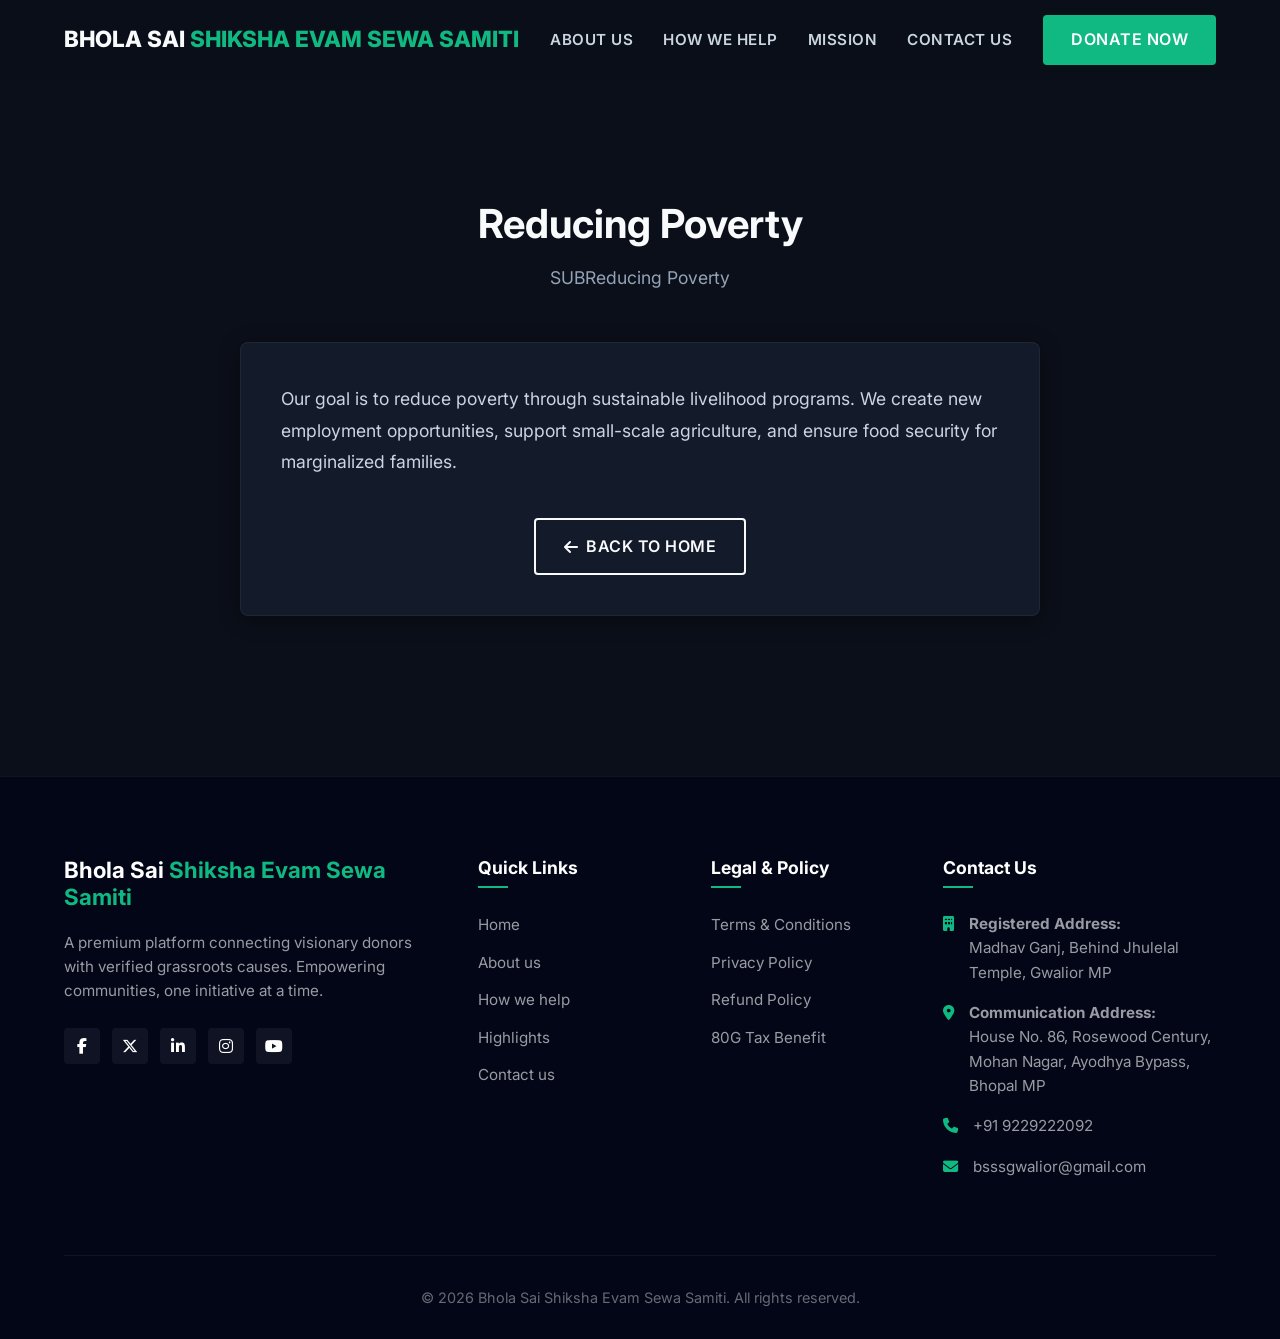
<file: reducing-poverty.html>
﻿<!DOCTYPE html>
<html lang="en">

<head>
    <meta charset="UTF-8">
    <meta name="viewport" content="width=device-width, initial-scale=1.0">
    <title>Reducing Poverty - Bhola Sai Shiksha Evam Sewa Samiti</title>
    <link rel="stylesheet" href="styles.css">
    <link href="https://fonts.googleapis.com/css2?family=Inter:wght@300;400;500;600;700;800&display=swap" rel="stylesheet">
    <link rel="stylesheet" href="https://cdnjs.cloudflare.com/ajax/libs/font-awesome/6.4.0/css/all.min.css">
</head>

<body>
    <!-- Navbar -->
    <header class="navbar" id="navbar" style="background: rgba(11, 15, 25, 0.95); backdrop-filter: blur(10px); padding: 15px 0;">
        <div class="container nav-container">
            <a href="index.html" class="logo">
                <h1>Bhola Sai <span>Shiksha Evam Sewa Samiti</span></h1>
            </a>
            <nav class="nav-links">
                <a href="index.html#about">About Us</a>
                <a href="index.html#how-we-help">How We Help</a>
                <a href="index.html#mission">Mission</a>
                <a href="index.html#contact">Contact Us</a>
            </nav>
            <div class="nav-actions">
                <a href="index.html#donate" class="btn btn-primary">Donate Now</a>
            </div>
            <div class="mobile-menu-btn">
                <i class="fa-solid fa-bars"></i>
            </div>
        </div>
    </header>

    <main style="padding-top: 120px; padding-bottom: 80px; min-height: 70vh;">
        <section class="section">
            <div class="container">
                <div class="section-header fade-up visible">
                    <h2 class="section-title">Reducing Poverty</h2>
                    <p class="section-subtitle">SUBReducing Poverty</p>
                </div>
                <div class="content fade-up visible" style="color: var(--text-main); font-size: 1.1rem; max-width: 800px; margin: 0 auto; line-height: 1.8; background: var(--bg-surface); padding: 40px; border-radius: 8px; border: 1px solid rgba(255, 255, 255, 0.05); box-shadow: var(--card-shadow);">
                    <p>Our goal is to reduce poverty through sustainable livelihood programs. We create new employment opportunities, support small-scale agriculture, and ensure food security for marginalized families.</p>
                    
                    <div style="margin-top: 40px; text-align: center;">
                        <a href="index.html" class="btn btn-outline"><i class="fa-solid fa-arrow-left"></i> Back to Home</a>
                    </div>
                </div>
            </div>
        </section>
    </main>

    <!-- Footer -->
    <footer id="contact" class="footer">
        <div class="container">
            <div class="footer-grid">
                <div class="footer-col brand-col">
                    <h3 class="footer-title">Bhola Sai <span>Shiksha Evam Sewa Samiti</span></h3>
                    <p class="footer-desc">A premium platform connecting visionary donors with verified grassroots causes. Empowering communities, one initiative at a time.</p>
                    <div class="social-links">
                        <a href="#" aria-label="Facebook"><i class="fa-brands fa-facebook-f"></i></a>
                        <a href="#" aria-label="Twitter"><i class="fa-brands fa-x-twitter"></i></a>
                        <a href="#" aria-label="LinkedIn"><i class="fa-brands fa-linkedin-in"></i></a>
                        <a href="#" aria-label="Instagram"><i class="fa-brands fa-instagram"></i></a>
                        <a href="#" aria-label="YouTube"><i class="fa-brands fa-youtube"></i></a>
                    </div>
                </div>
                <div class="footer-col">
                    <h4>Quick Links</h4>
                    <ul class="footer-links">
                        <li><a href="index.html">Home</a></li>
                        <li><a href="index.html#about">About us</a></li>
                        <li><a href="index.html#how-we-help">How we help</a></li>
                        <li><a href="index.html#mission">Highlights</a></li>
                        <li><a href="index.html#contact">Contact us</a></li>
                    </ul>
                </div>
                <div class="footer-col">
                    <h4>Legal & Policy</h4>
                    <ul class="footer-links">
                        <li><a href="terms-and-conditions.html">Terms & Conditions</a></li>
                        <li><a href="privacy-policy.html">Privacy Policy</a></li>
                        <li><a href="refund-policy.html">Refund Policy</a></li>
                        <li><a href="80g-tax-benefit.html">80G Tax Benefit</a></li>
                    </ul>
                </div>
                <div class="footer-col contact-col">
                    <h4>Contact Us</h4>
                    <ul class="contact-info">
                        <li><i class="fa-solid fa-building"></i> <span><strong>Registered Address:</strong><br>Madhav Ganj, Behind Jhulelal Temple, Gwalior MP</span></li>
                        <li><i class="fa-solid fa-location-dot"></i> <span><strong>Communication Address:</strong><br>House No. 86, Rosewood Century, Mohan Nagar, Ayodhya Bypass, Bhopal MP</span></li>
                        <li><i class="fa-solid fa-phone"></i> <span>+91 9229222092</span></li>
                        <li><i class="fa-solid fa-envelope"></i> <span>bsssgwalior@gmail.com</span></li>
                    </ul>
                </div>
            </div>
            <div class="footer-bottom">
                <p>&copy; 2026 Bhola Sai Shiksha Evam Sewa Samiti. All rights reserved.</p>
            </div>
        </div>
    </footer>

    <script src="script.js"></script>
</body>
</html>
</file>
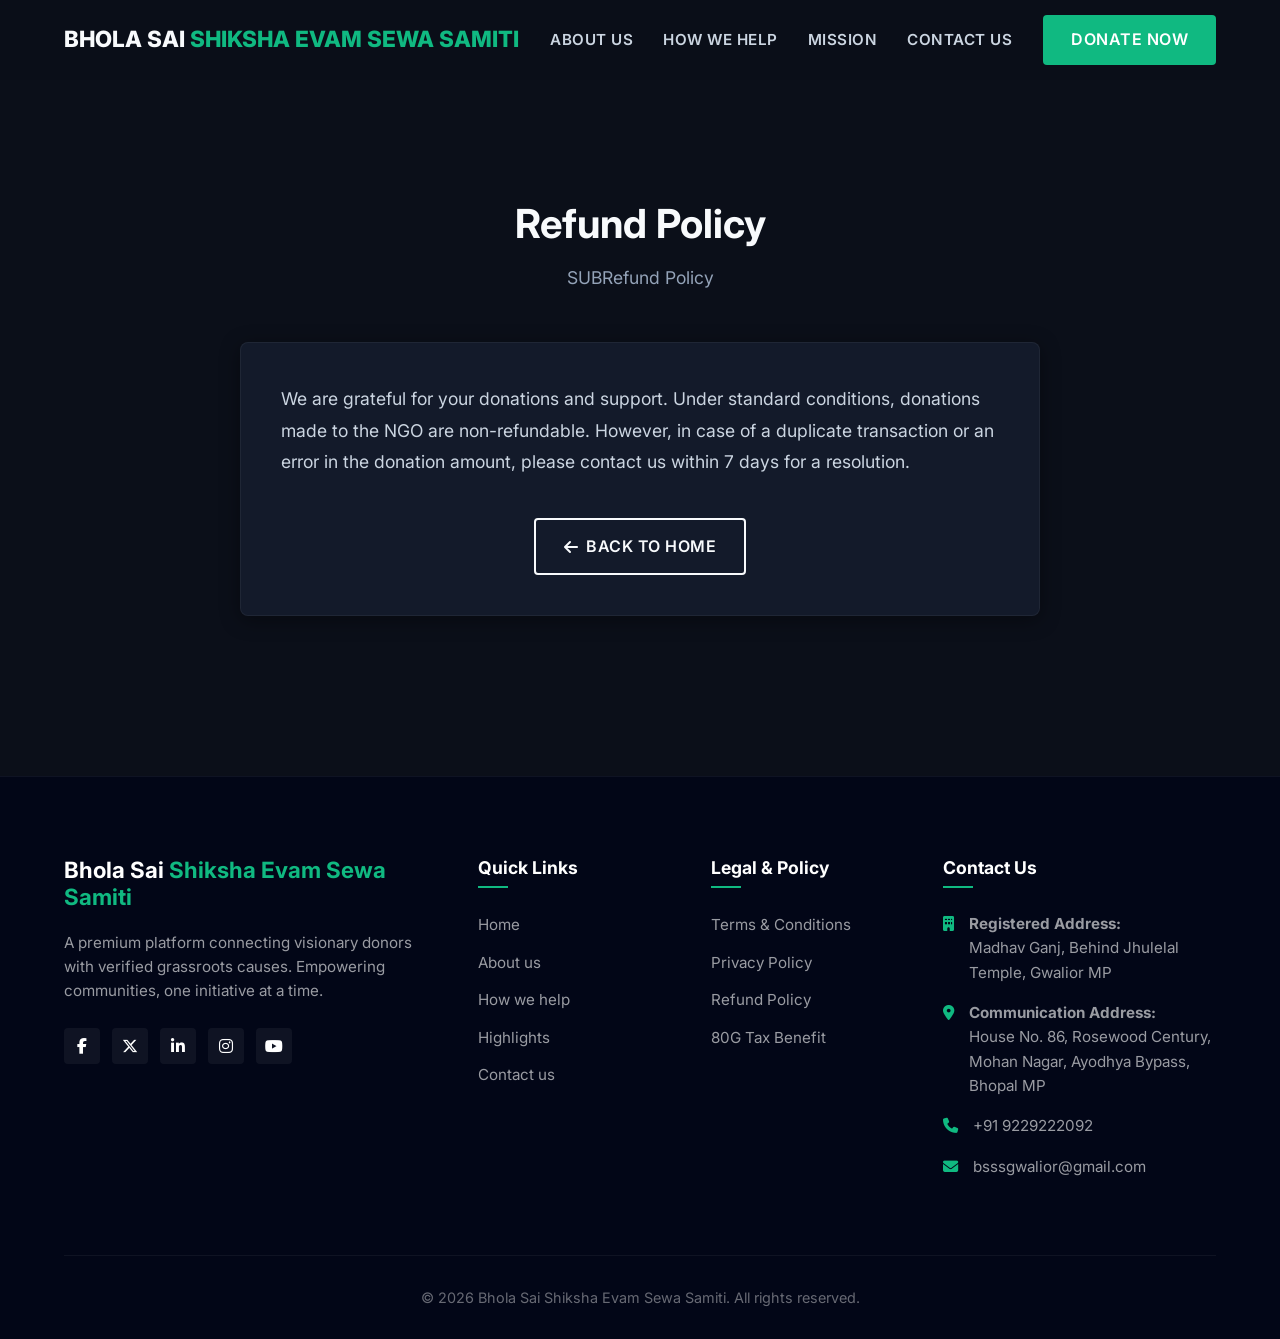
<file: refund-policy.html>
﻿<!DOCTYPE html>
<html lang="en">

<head>
    <meta charset="UTF-8">
    <meta name="viewport" content="width=device-width, initial-scale=1.0">
    <title>Refund Policy - Bhola Sai Shiksha Evam Sewa Samiti</title>
    <link rel="stylesheet" href="styles.css">
    <link href="https://fonts.googleapis.com/css2?family=Inter:wght@300;400;500;600;700;800&display=swap" rel="stylesheet">
    <link rel="stylesheet" href="https://cdnjs.cloudflare.com/ajax/libs/font-awesome/6.4.0/css/all.min.css">
</head>

<body>
    <!-- Navbar -->
    <header class="navbar" id="navbar" style="background: rgba(11, 15, 25, 0.95); backdrop-filter: blur(10px); padding: 15px 0;">
        <div class="container nav-container">
            <a href="index.html" class="logo">
                <h1>Bhola Sai <span>Shiksha Evam Sewa Samiti</span></h1>
            </a>
            <nav class="nav-links">
                <a href="index.html#about">About Us</a>
                <a href="index.html#how-we-help">How We Help</a>
                <a href="index.html#mission">Mission</a>
                <a href="index.html#contact">Contact Us</a>
            </nav>
            <div class="nav-actions">
                <a href="index.html#donate" class="btn btn-primary">Donate Now</a>
            </div>
            <div class="mobile-menu-btn">
                <i class="fa-solid fa-bars"></i>
            </div>
        </div>
    </header>

    <main style="padding-top: 120px; padding-bottom: 80px; min-height: 70vh;">
        <section class="section">
            <div class="container">
                <div class="section-header fade-up visible">
                    <h2 class="section-title">Refund Policy</h2>
                    <p class="section-subtitle">SUBRefund Policy</p>
                </div>
                <div class="content fade-up visible" style="color: var(--text-main); font-size: 1.1rem; max-width: 800px; margin: 0 auto; line-height: 1.8; background: var(--bg-surface); padding: 40px; border-radius: 8px; border: 1px solid rgba(255, 255, 255, 0.05); box-shadow: var(--card-shadow);">
                    <p>We are grateful for your donations and support. Under standard conditions, donations made to the NGO are non-refundable. However, in case of a duplicate transaction or an error in the donation amount, please contact us within 7 days for a resolution.</p>
                    
                    <div style="margin-top: 40px; text-align: center;">
                        <a href="index.html" class="btn btn-outline"><i class="fa-solid fa-arrow-left"></i> Back to Home</a>
                    </div>
                </div>
            </div>
        </section>
    </main>

    <!-- Footer -->
    <footer id="contact" class="footer">
        <div class="container">
            <div class="footer-grid">
                <div class="footer-col brand-col">
                    <h3 class="footer-title">Bhola Sai <span>Shiksha Evam Sewa Samiti</span></h3>
                    <p class="footer-desc">A premium platform connecting visionary donors with verified grassroots causes. Empowering communities, one initiative at a time.</p>
                    <div class="social-links">
                        <a href="#" aria-label="Facebook"><i class="fa-brands fa-facebook-f"></i></a>
                        <a href="#" aria-label="Twitter"><i class="fa-brands fa-x-twitter"></i></a>
                        <a href="#" aria-label="LinkedIn"><i class="fa-brands fa-linkedin-in"></i></a>
                        <a href="#" aria-label="Instagram"><i class="fa-brands fa-instagram"></i></a>
                        <a href="#" aria-label="YouTube"><i class="fa-brands fa-youtube"></i></a>
                    </div>
                </div>
                <div class="footer-col">
                    <h4>Quick Links</h4>
                    <ul class="footer-links">
                        <li><a href="index.html">Home</a></li>
                        <li><a href="index.html#about">About us</a></li>
                        <li><a href="index.html#how-we-help">How we help</a></li>
                        <li><a href="index.html#mission">Highlights</a></li>
                        <li><a href="index.html#contact">Contact us</a></li>
                    </ul>
                </div>
                <div class="footer-col">
                    <h4>Legal & Policy</h4>
                    <ul class="footer-links">
                        <li><a href="terms-and-conditions.html">Terms & Conditions</a></li>
                        <li><a href="privacy-policy.html">Privacy Policy</a></li>
                        <li><a href="refund-policy.html">Refund Policy</a></li>
                        <li><a href="80g-tax-benefit.html">80G Tax Benefit</a></li>
                    </ul>
                </div>
                <div class="footer-col contact-col">
                    <h4>Contact Us</h4>
                    <ul class="contact-info">
                        <li><i class="fa-solid fa-building"></i> <span><strong>Registered Address:</strong><br>Madhav Ganj, Behind Jhulelal Temple, Gwalior MP</span></li>
                        <li><i class="fa-solid fa-location-dot"></i> <span><strong>Communication Address:</strong><br>House No. 86, Rosewood Century, Mohan Nagar, Ayodhya Bypass, Bhopal MP</span></li>
                        <li><i class="fa-solid fa-phone"></i> <span>+91 9229222092</span></li>
                        <li><i class="fa-solid fa-envelope"></i> <span>bsssgwalior@gmail.com</span></li>
                    </ul>
                </div>
            </div>
            <div class="footer-bottom">
                <p>&copy; 2026 Bhola Sai Shiksha Evam Sewa Samiti. All rights reserved.</p>
            </div>
        </div>
    </footer>

    <script src="script.js"></script>
</body>
</html>
</file>
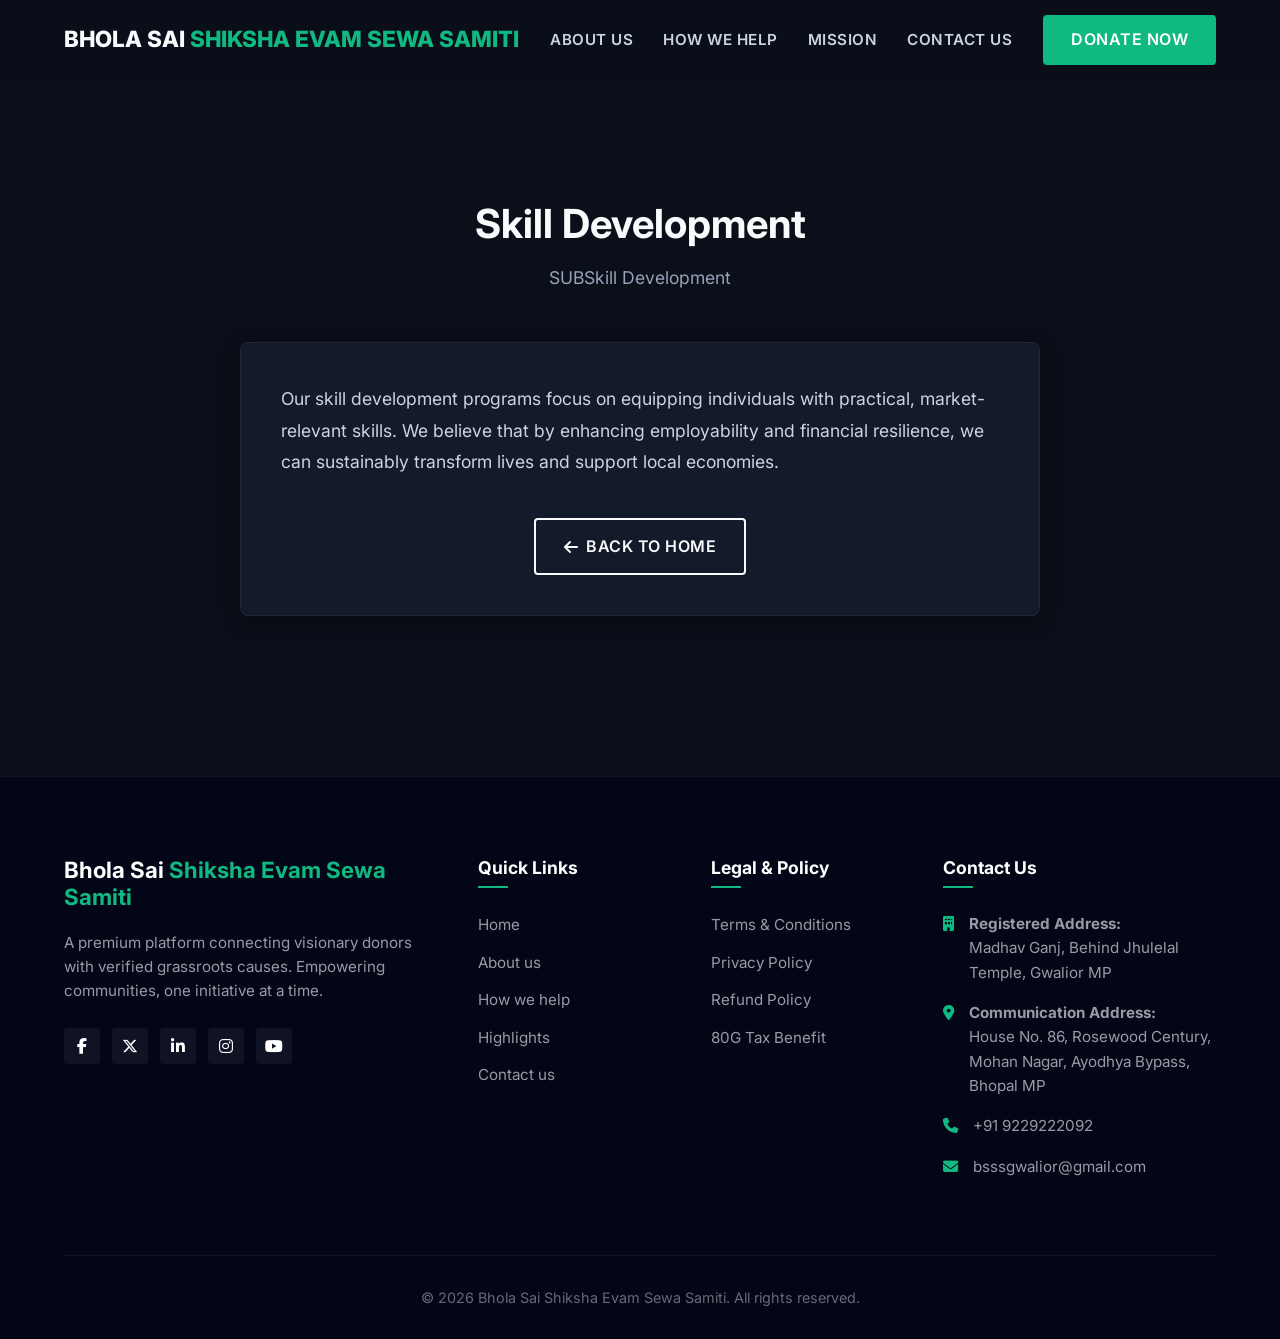
<file: skill-development.html>
﻿<!DOCTYPE html>
<html lang="en">

<head>
    <meta charset="UTF-8">
    <meta name="viewport" content="width=device-width, initial-scale=1.0">
    <title>Skill Development - Bhola Sai Shiksha Evam Sewa Samiti</title>
    <link rel="stylesheet" href="styles.css">
    <link href="https://fonts.googleapis.com/css2?family=Inter:wght@300;400;500;600;700;800&display=swap" rel="stylesheet">
    <link rel="stylesheet" href="https://cdnjs.cloudflare.com/ajax/libs/font-awesome/6.4.0/css/all.min.css">
</head>

<body>
    <!-- Navbar -->
    <header class="navbar" id="navbar" style="background: rgba(11, 15, 25, 0.95); backdrop-filter: blur(10px); padding: 15px 0;">
        <div class="container nav-container">
            <a href="index.html" class="logo">
                <h1>Bhola Sai <span>Shiksha Evam Sewa Samiti</span></h1>
            </a>
            <nav class="nav-links">
                <a href="index.html#about">About Us</a>
                <a href="index.html#how-we-help">How We Help</a>
                <a href="index.html#mission">Mission</a>
                <a href="index.html#contact">Contact Us</a>
            </nav>
            <div class="nav-actions">
                <a href="index.html#donate" class="btn btn-primary">Donate Now</a>
            </div>
            <div class="mobile-menu-btn">
                <i class="fa-solid fa-bars"></i>
            </div>
        </div>
    </header>

    <main style="padding-top: 120px; padding-bottom: 80px; min-height: 70vh;">
        <section class="section">
            <div class="container">
                <div class="section-header fade-up visible">
                    <h2 class="section-title">Skill Development</h2>
                    <p class="section-subtitle">SUBSkill Development</p>
                </div>
                <div class="content fade-up visible" style="color: var(--text-main); font-size: 1.1rem; max-width: 800px; margin: 0 auto; line-height: 1.8; background: var(--bg-surface); padding: 40px; border-radius: 8px; border: 1px solid rgba(255, 255, 255, 0.05); box-shadow: var(--card-shadow);">
                    <p>Our skill development programs focus on equipping individuals with practical, market-relevant skills. We believe that by enhancing employability and financial resilience, we can sustainably transform lives and support local economies.</p>
                    
                    <div style="margin-top: 40px; text-align: center;">
                        <a href="index.html" class="btn btn-outline"><i class="fa-solid fa-arrow-left"></i> Back to Home</a>
                    </div>
                </div>
            </div>
        </section>
    </main>

    <!-- Footer -->
    <footer id="contact" class="footer">
        <div class="container">
            <div class="footer-grid">
                <div class="footer-col brand-col">
                    <h3 class="footer-title">Bhola Sai <span>Shiksha Evam Sewa Samiti</span></h3>
                    <p class="footer-desc">A premium platform connecting visionary donors with verified grassroots causes. Empowering communities, one initiative at a time.</p>
                    <div class="social-links">
                        <a href="#" aria-label="Facebook"><i class="fa-brands fa-facebook-f"></i></a>
                        <a href="#" aria-label="Twitter"><i class="fa-brands fa-x-twitter"></i></a>
                        <a href="#" aria-label="LinkedIn"><i class="fa-brands fa-linkedin-in"></i></a>
                        <a href="#" aria-label="Instagram"><i class="fa-brands fa-instagram"></i></a>
                        <a href="#" aria-label="YouTube"><i class="fa-brands fa-youtube"></i></a>
                    </div>
                </div>
                <div class="footer-col">
                    <h4>Quick Links</h4>
                    <ul class="footer-links">
                        <li><a href="index.html">Home</a></li>
                        <li><a href="index.html#about">About us</a></li>
                        <li><a href="index.html#how-we-help">How we help</a></li>
                        <li><a href="index.html#mission">Highlights</a></li>
                        <li><a href="index.html#contact">Contact us</a></li>
                    </ul>
                </div>
                <div class="footer-col">
                    <h4>Legal & Policy</h4>
                    <ul class="footer-links">
                        <li><a href="terms-and-conditions.html">Terms & Conditions</a></li>
                        <li><a href="privacy-policy.html">Privacy Policy</a></li>
                        <li><a href="refund-policy.html">Refund Policy</a></li>
                        <li><a href="80g-tax-benefit.html">80G Tax Benefit</a></li>
                    </ul>
                </div>
                <div class="footer-col contact-col">
                    <h4>Contact Us</h4>
                    <ul class="contact-info">
                        <li><i class="fa-solid fa-building"></i> <span><strong>Registered Address:</strong><br>Madhav Ganj, Behind Jhulelal Temple, Gwalior MP</span></li>
                        <li><i class="fa-solid fa-location-dot"></i> <span><strong>Communication Address:</strong><br>House No. 86, Rosewood Century, Mohan Nagar, Ayodhya Bypass, Bhopal MP</span></li>
                        <li><i class="fa-solid fa-phone"></i> <span>+91 9229222092</span></li>
                        <li><i class="fa-solid fa-envelope"></i> <span>bsssgwalior@gmail.com</span></li>
                    </ul>
                </div>
            </div>
            <div class="footer-bottom">
                <p>&copy; 2026 Bhola Sai Shiksha Evam Sewa Samiti. All rights reserved.</p>
            </div>
        </div>
    </footer>

    <script src="script.js"></script>
</body>
</html>
</file>
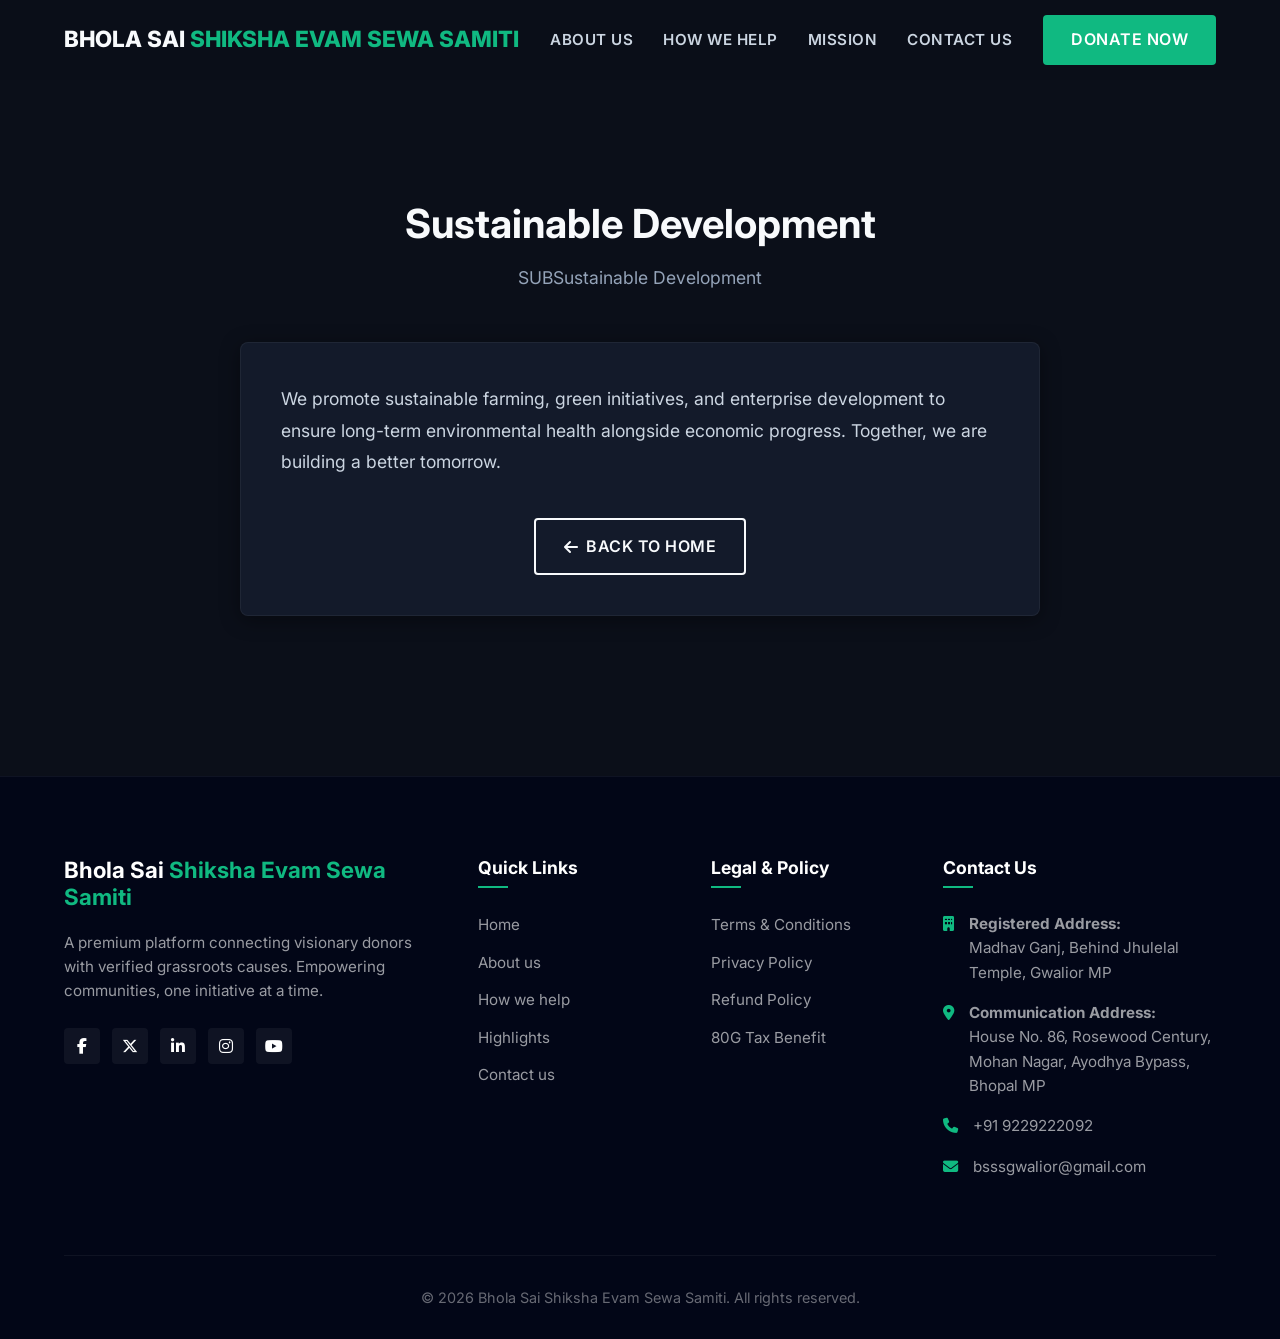
<file: sustainable-development.html>
﻿<!DOCTYPE html>
<html lang="en">

<head>
    <meta charset="UTF-8">
    <meta name="viewport" content="width=device-width, initial-scale=1.0">
    <title>Sustainable Development - Bhola Sai Shiksha Evam Sewa Samiti</title>
    <link rel="stylesheet" href="styles.css">
    <link href="https://fonts.googleapis.com/css2?family=Inter:wght@300;400;500;600;700;800&display=swap" rel="stylesheet">
    <link rel="stylesheet" href="https://cdnjs.cloudflare.com/ajax/libs/font-awesome/6.4.0/css/all.min.css">
</head>

<body>
    <!-- Navbar -->
    <header class="navbar" id="navbar" style="background: rgba(11, 15, 25, 0.95); backdrop-filter: blur(10px); padding: 15px 0;">
        <div class="container nav-container">
            <a href="index.html" class="logo">
                <h1>Bhola Sai <span>Shiksha Evam Sewa Samiti</span></h1>
            </a>
            <nav class="nav-links">
                <a href="index.html#about">About Us</a>
                <a href="index.html#how-we-help">How We Help</a>
                <a href="index.html#mission">Mission</a>
                <a href="index.html#contact">Contact Us</a>
            </nav>
            <div class="nav-actions">
                <a href="index.html#donate" class="btn btn-primary">Donate Now</a>
            </div>
            <div class="mobile-menu-btn">
                <i class="fa-solid fa-bars"></i>
            </div>
        </div>
    </header>

    <main style="padding-top: 120px; padding-bottom: 80px; min-height: 70vh;">
        <section class="section">
            <div class="container">
                <div class="section-header fade-up visible">
                    <h2 class="section-title">Sustainable Development</h2>
                    <p class="section-subtitle">SUBSustainable Development</p>
                </div>
                <div class="content fade-up visible" style="color: var(--text-main); font-size: 1.1rem; max-width: 800px; margin: 0 auto; line-height: 1.8; background: var(--bg-surface); padding: 40px; border-radius: 8px; border: 1px solid rgba(255, 255, 255, 0.05); box-shadow: var(--card-shadow);">
                    <p>We promote sustainable farming, green initiatives, and enterprise development to ensure long-term environmental health alongside economic progress. Together, we are building a better tomorrow.</p>
                    
                    <div style="margin-top: 40px; text-align: center;">
                        <a href="index.html" class="btn btn-outline"><i class="fa-solid fa-arrow-left"></i> Back to Home</a>
                    </div>
                </div>
            </div>
        </section>
    </main>

    <!-- Footer -->
    <footer id="contact" class="footer">
        <div class="container">
            <div class="footer-grid">
                <div class="footer-col brand-col">
                    <h3 class="footer-title">Bhola Sai <span>Shiksha Evam Sewa Samiti</span></h3>
                    <p class="footer-desc">A premium platform connecting visionary donors with verified grassroots causes. Empowering communities, one initiative at a time.</p>
                    <div class="social-links">
                        <a href="#" aria-label="Facebook"><i class="fa-brands fa-facebook-f"></i></a>
                        <a href="#" aria-label="Twitter"><i class="fa-brands fa-x-twitter"></i></a>
                        <a href="#" aria-label="LinkedIn"><i class="fa-brands fa-linkedin-in"></i></a>
                        <a href="#" aria-label="Instagram"><i class="fa-brands fa-instagram"></i></a>
                        <a href="#" aria-label="YouTube"><i class="fa-brands fa-youtube"></i></a>
                    </div>
                </div>
                <div class="footer-col">
                    <h4>Quick Links</h4>
                    <ul class="footer-links">
                        <li><a href="index.html">Home</a></li>
                        <li><a href="index.html#about">About us</a></li>
                        <li><a href="index.html#how-we-help">How we help</a></li>
                        <li><a href="index.html#mission">Highlights</a></li>
                        <li><a href="index.html#contact">Contact us</a></li>
                    </ul>
                </div>
                <div class="footer-col">
                    <h4>Legal & Policy</h4>
                    <ul class="footer-links">
                        <li><a href="terms-and-conditions.html">Terms & Conditions</a></li>
                        <li><a href="privacy-policy.html">Privacy Policy</a></li>
                        <li><a href="refund-policy.html">Refund Policy</a></li>
                        <li><a href="80g-tax-benefit.html">80G Tax Benefit</a></li>
                    </ul>
                </div>
                <div class="footer-col contact-col">
                    <h4>Contact Us</h4>
                    <ul class="contact-info">
                        <li><i class="fa-solid fa-building"></i> <span><strong>Registered Address:</strong><br>Madhav Ganj, Behind Jhulelal Temple, Gwalior MP</span></li>
                        <li><i class="fa-solid fa-location-dot"></i> <span><strong>Communication Address:</strong><br>House No. 86, Rosewood Century, Mohan Nagar, Ayodhya Bypass, Bhopal MP</span></li>
                        <li><i class="fa-solid fa-phone"></i> <span>+91 9229222092</span></li>
                        <li><i class="fa-solid fa-envelope"></i> <span>bsssgwalior@gmail.com</span></li>
                    </ul>
                </div>
            </div>
            <div class="footer-bottom">
                <p>&copy; 2026 Bhola Sai Shiksha Evam Sewa Samiti. All rights reserved.</p>
            </div>
        </div>
    </footer>

    <script src="script.js"></script>
</body>
</html>
</file>
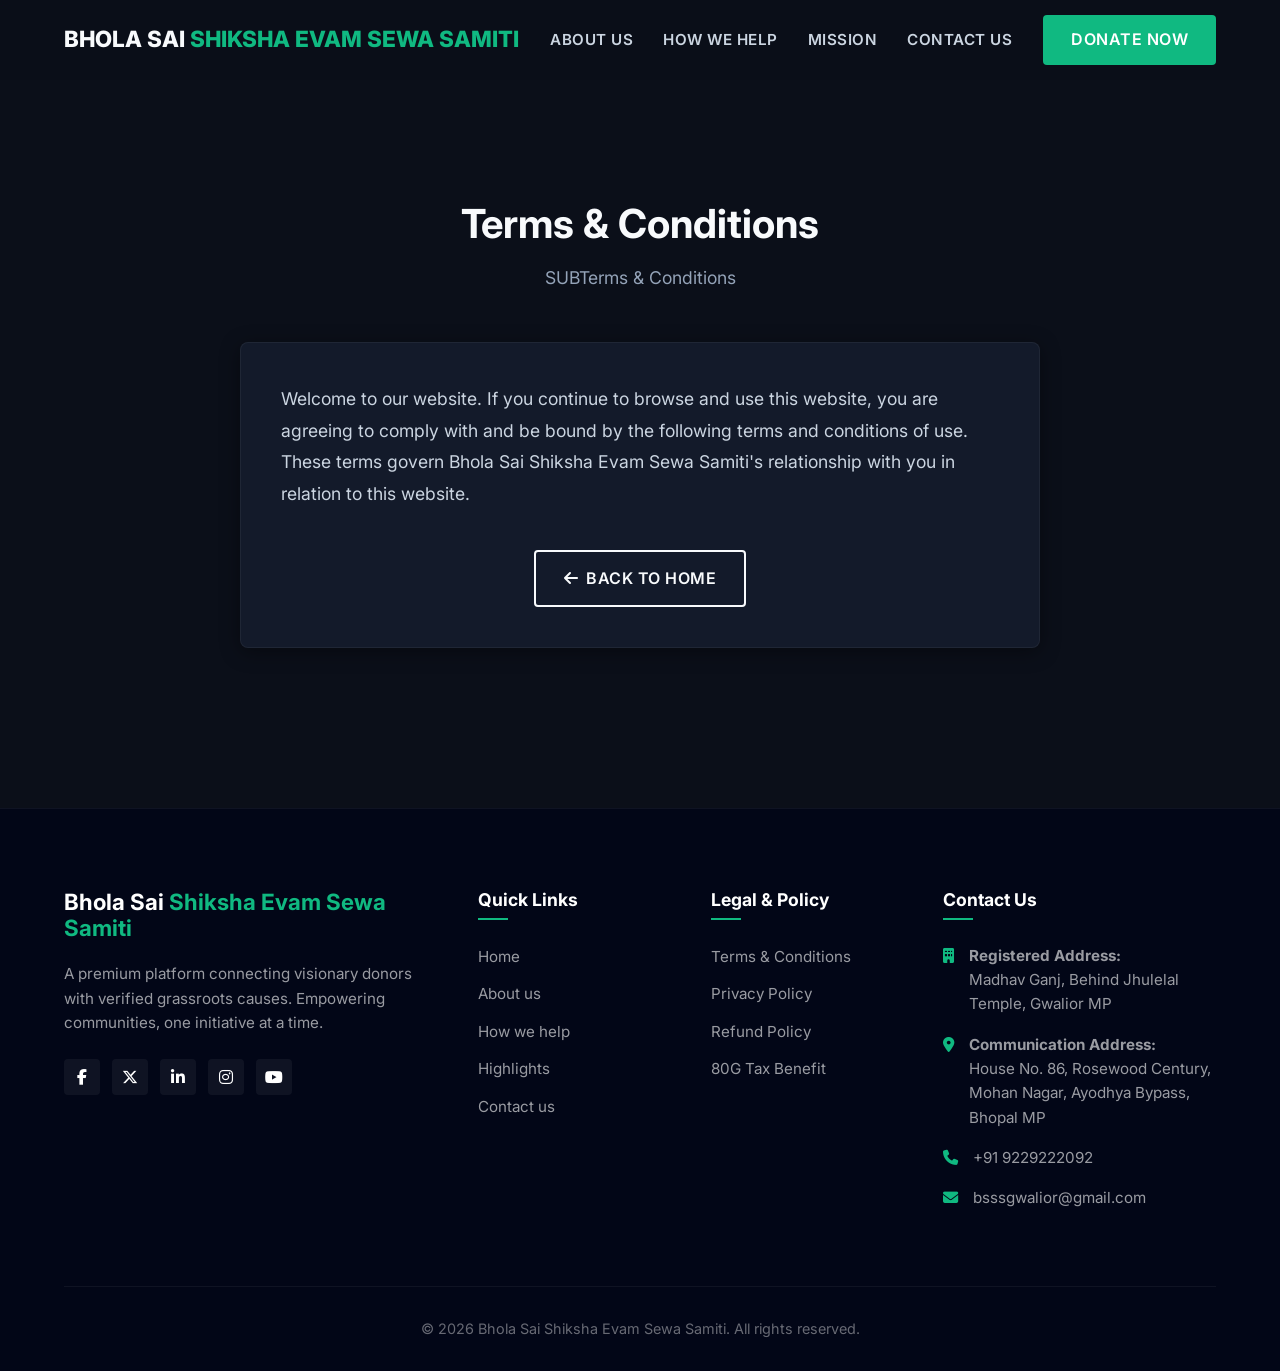
<file: terms-and-conditions.html>
﻿<!DOCTYPE html>
<html lang="en">

<head>
    <meta charset="UTF-8">
    <meta name="viewport" content="width=device-width, initial-scale=1.0">
    <title>Terms & Conditions - Bhola Sai Shiksha Evam Sewa Samiti</title>
    <link rel="stylesheet" href="styles.css">
    <link href="https://fonts.googleapis.com/css2?family=Inter:wght@300;400;500;600;700;800&display=swap" rel="stylesheet">
    <link rel="stylesheet" href="https://cdnjs.cloudflare.com/ajax/libs/font-awesome/6.4.0/css/all.min.css">
</head>

<body>
    <!-- Navbar -->
    <header class="navbar" id="navbar" style="background: rgba(11, 15, 25, 0.95); backdrop-filter: blur(10px); padding: 15px 0;">
        <div class="container nav-container">
            <a href="index.html" class="logo">
                <h1>Bhola Sai <span>Shiksha Evam Sewa Samiti</span></h1>
            </a>
            <nav class="nav-links">
                <a href="index.html#about">About Us</a>
                <a href="index.html#how-we-help">How We Help</a>
                <a href="index.html#mission">Mission</a>
                <a href="index.html#contact">Contact Us</a>
            </nav>
            <div class="nav-actions">
                <a href="index.html#donate" class="btn btn-primary">Donate Now</a>
            </div>
            <div class="mobile-menu-btn">
                <i class="fa-solid fa-bars"></i>
            </div>
        </div>
    </header>

    <main style="padding-top: 120px; padding-bottom: 80px; min-height: 70vh;">
        <section class="section">
            <div class="container">
                <div class="section-header fade-up visible">
                    <h2 class="section-title">Terms & Conditions</h2>
                    <p class="section-subtitle">SUBTerms & Conditions</p>
                </div>
                <div class="content fade-up visible" style="color: var(--text-main); font-size: 1.1rem; max-width: 800px; margin: 0 auto; line-height: 1.8; background: var(--bg-surface); padding: 40px; border-radius: 8px; border: 1px solid rgba(255, 255, 255, 0.05); box-shadow: var(--card-shadow);">
                    <p>Welcome to our website. If you continue to browse and use this website, you are agreeing to comply with and be bound by the following terms and conditions of use. These terms govern Bhola Sai Shiksha Evam Sewa Samiti's relationship with you in relation to this website.</p>
                    
                    <div style="margin-top: 40px; text-align: center;">
                        <a href="index.html" class="btn btn-outline"><i class="fa-solid fa-arrow-left"></i> Back to Home</a>
                    </div>
                </div>
            </div>
        </section>
    </main>

    <!-- Footer -->
    <footer id="contact" class="footer">
        <div class="container">
            <div class="footer-grid">
                <div class="footer-col brand-col">
                    <h3 class="footer-title">Bhola Sai <span>Shiksha Evam Sewa Samiti</span></h3>
                    <p class="footer-desc">A premium platform connecting visionary donors with verified grassroots causes. Empowering communities, one initiative at a time.</p>
                    <div class="social-links">
                        <a href="#" aria-label="Facebook"><i class="fa-brands fa-facebook-f"></i></a>
                        <a href="#" aria-label="Twitter"><i class="fa-brands fa-x-twitter"></i></a>
                        <a href="#" aria-label="LinkedIn"><i class="fa-brands fa-linkedin-in"></i></a>
                        <a href="#" aria-label="Instagram"><i class="fa-brands fa-instagram"></i></a>
                        <a href="#" aria-label="YouTube"><i class="fa-brands fa-youtube"></i></a>
                    </div>
                </div>
                <div class="footer-col">
                    <h4>Quick Links</h4>
                    <ul class="footer-links">
                        <li><a href="index.html">Home</a></li>
                        <li><a href="index.html#about">About us</a></li>
                        <li><a href="index.html#how-we-help">How we help</a></li>
                        <li><a href="index.html#mission">Highlights</a></li>
                        <li><a href="index.html#contact">Contact us</a></li>
                    </ul>
                </div>
                <div class="footer-col">
                    <h4>Legal & Policy</h4>
                    <ul class="footer-links">
                        <li><a href="terms-and-conditions.html">Terms & Conditions</a></li>
                        <li><a href="privacy-policy.html">Privacy Policy</a></li>
                        <li><a href="refund-policy.html">Refund Policy</a></li>
                        <li><a href="80g-tax-benefit.html">80G Tax Benefit</a></li>
                    </ul>
                </div>
                <div class="footer-col contact-col">
                    <h4>Contact Us</h4>
                    <ul class="contact-info">
                        <li><i class="fa-solid fa-building"></i> <span><strong>Registered Address:</strong><br>Madhav Ganj, Behind Jhulelal Temple, Gwalior MP</span></li>
                        <li><i class="fa-solid fa-location-dot"></i> <span><strong>Communication Address:</strong><br>House No. 86, Rosewood Century, Mohan Nagar, Ayodhya Bypass, Bhopal MP</span></li>
                        <li><i class="fa-solid fa-phone"></i> <span>+91 9229222092</span></li>
                        <li><i class="fa-solid fa-envelope"></i> <span>bsssgwalior@gmail.com</span></li>
                    </ul>
                </div>
            </div>
            <div class="footer-bottom">
                <p>&copy; 2026 Bhola Sai Shiksha Evam Sewa Samiti. All rights reserved.</p>
            </div>
        </div>
    </footer>

    <script src="script.js"></script>
</body>
</html>
</file>
<file: styles.css>
/* =========================================
   VARIABLES & SETUP (DARK THEME)
========================================= */
:root {
    /* Dark Theme Colors */
    --bg-main: #0B0F19; /* Deep dark slate */
    --bg-surface: #131A2A; /* Slightly lighter surface */
    --bg-surface-light: #1E293B; /* Lighter surface for hover/cards */
    
    --accent-primary: #10B981; /* Emerald Green */
    --accent-primary-hover: #059669; /* Darker Emerald */
    --accent-secondary: #F8FAFC; /* Used for headings and primary light elements */
    --accent-tertiary: #3B82F6; /* Bright Blue Accent */
    --accent-dark: #020617; /* For contrasting dark sections */
    
    --text-main: #CBD5E1; /* Light gray for body */
    --text-heading: #F8FAFC; /* White for headings */
    --text-muted: #94A3B8; /* Muted gray */
    
    /* Box Shadows */
    --card-shadow: 0 4px 20px rgba(0, 0, 0, 0.4);
    --card-shadow-hover: 0 15px 30px rgba(0, 0, 0, 0.6);
    
    /* Typography */
    --font-primary: 'Inter', sans-serif;
    --font-heading: 'Inter', sans-serif; 
    
    /* Spacing */
    --section-padding: 80px 0;
    
    /* Transitions */
    --transition-fast: 0.2s ease;
    --transition-medium: 0.4s ease;
}

* {
    margin: 0;
    padding: 0;
    box-sizing: border-box;
}

html {
    scroll-behavior: smooth;
    scroll-padding-top: 80px;
}

body {
    font-family: var(--font-primary);
    background-color: var(--bg-main);
    color: var(--text-main);
    line-height: 1.6;
    overflow-x: hidden;
}

h1, h2, h3, h4, h5, h6 {
    font-family: var(--font-heading);
    color: var(--text-heading);
    font-weight: 700;
    line-height: 1.2;
}

a {
    text-decoration: none;
    color: inherit;
    transition: color var(--transition-fast);
}

img {
    max-width: 100%;
    height: auto;
    display: block;
}

.container {
    width: 100%;
    max-width: 1200px;
    margin: 0 auto;
    padding: 0 24px;
}

.section {
    padding: var(--section-padding);
}

.section-header {
    text-align: center;
    max-width: 700px;
    margin: 0 auto 50px;
}

.section-title {
    font-size: 2.5rem;
    margin-bottom: 16px;
    color: var(--text-heading);
}

.section-subtitle {
    color: var(--text-muted);
    font-size: 1.1rem;
}

.text-center { text-align: center; }
.mt-4 { margin-top: 2rem; }

/* =========================================
   BUTTONS
========================================= */
.btn {
    display: inline-flex;
    align-items: center;
    justify-content: center;
    padding: 12px 28px;
    font-family: var(--font-primary);
    font-weight: 600;
    font-size: 1rem;
    border-radius: 4px; 
    cursor: pointer;
    transition: all var(--transition-medium);
    border: none;
    gap: 8px;
    text-transform: uppercase;
    letter-spacing: 0.5px;
}

.btn-primary {
    background: var(--accent-primary);
    color: #FFFFFF;
}

.btn-primary:hover {
    background: var(--accent-primary-hover);
    transform: translateY(-2px);
    box-shadow: 0 10px 20px rgba(16, 185, 129, 0.2);
}

.btn-secondary {
    background: var(--bg-surface-light);
    color: #FFFFFF;
}

.btn-secondary:hover {
    background: #334155;
    transform: translateY(-2px);
    box-shadow: 0 10px 20px rgba(0, 0, 0, 0.4);
}

.btn-outline {
    background: transparent;
    color: var(--text-heading);
    border: 2px solid var(--text-heading);
}

.btn-outline:hover {
    background: var(--text-heading);
    color: #000000;
}

.btn-lg {
    padding: 16px 36px;
    font-size: 1.05rem;
}

.btn-full {
    width: 100%;
}

/* =========================================
   CARDS
========================================= */
.card {
    background: var(--bg-surface);
    border-radius: 8px;
    box-shadow: var(--card-shadow);
    transition: transform var(--transition-medium), box-shadow var(--transition-medium);
    overflow: hidden;
    border: 1px solid rgba(255, 255, 255, 0.05);
}

.card:hover {
    transform: translateY(-5px);
    box-shadow: var(--card-shadow-hover);
    border-color: rgba(16, 185, 129, 0.2);
}

/* =========================================
   NAVBAR
========================================= */
.navbar {
    position: fixed;
    top: 0;
    left: 0;
    width: 100%;
    z-index: 1000;
    padding: 20px 0;
    transition: all var(--transition-medium);
    background: transparent;
}

.navbar.scrolled {
    padding: 15px 0;
    background: rgba(11, 15, 25, 0.95);
    backdrop-filter: blur(10px);
    box-shadow: 0 2px 10px rgba(0, 0, 0, 0.5);
    border-bottom: 1px solid rgba(255, 255, 255, 0.05);
}

.nav-container {
    display: flex;
    align-items: center;
    justify-content: space-between;
}

.logo h1 {
    font-size: 1.4rem;
    font-family: var(--font-primary);
    color: var(--text-heading);
    font-weight: 800;
    text-transform: uppercase;
}
.logo h1 span {
    color: var(--accent-primary);
}

.nav-links {
    display: flex;
    gap: 30px;
}

.nav-links a {
    font-size: 0.95rem;
    font-weight: 600;
    color: var(--text-main);
    position: relative;
    text-transform: uppercase;
    letter-spacing: 0.5px;
}

.nav-links a:hover {
    color: var(--accent-primary);
}

.mobile-menu-btn {
    display: none;
    font-size: 1.5rem;
    cursor: pointer;
    color: var(--text-heading);
}

/* =========================================
   HERO SECTION
========================================= */
.hero {
    position: relative;
    min-height: 90vh;
    display: flex;
    align-items: center;
    padding-top: 80px;
    background: linear-gradient(135deg, #0B0F19 0%, #020617 100%);
    overflow: hidden;
}

.hero-bg {
    position: absolute;
    top: 0;
    left: 0;
    width: 100%;
    height: 100%;
    background-image: url('data:image/svg+xml,%3Csvg width="60" height="60" viewBox="0 0 60 60" xmlns="http://www.w3.org/2000/svg"%3E%3Cg fill="none" fill-rule="evenodd"%3E%3Cg fill="%2310b981" fill-opacity="0.03"%3E%3Cpath d="M36 34v-4h-2v4h-4v2h4v4h2v-4h4v-2h-4zm0-30V0h-2v4h-4v2h4v4h2V6h4V4h-4zM6 34v-4H4v4H0v2h4v4h2v-4h4v-2H6zM6 4V0H4v4H0v2h4v4h2V6h4V4H6z"/%3E%3C/g%3E%3C/g%3E%3C/svg%3E');
    z-index: 0;
}

.hero-container {
    display: grid;
    grid-template-columns: 1fr 1fr;
    gap: 40px;
    align-items: center;
    position: relative;
    z-index: 1;
}

.hero-content {
    max-width: 600px;
}

.hero-title {
    font-size: 3.5rem;
    margin-bottom: 20px;
    color: var(--text-heading);
}

.hero-title span {
    color: var(--accent-primary);
}

.hero-subtitle {
    font-size: 1.15rem;
    color: var(--text-muted);
    margin-bottom: 35px;
}

.hero-buttons {
    display: flex;
    gap: 15px;
}

.hero-image-placeholder {
    width: 100%;
    height: 450px;
    background: var(--bg-surface);
    border-radius: 8px;
    box-shadow: var(--card-shadow-hover);
    display: flex;
    align-items: center;
    justify-content: center;
    flex-direction: column;
    color: var(--text-heading);
    position: relative;
    overflow: hidden;
    border: 1px solid rgba(255, 255, 255, 0.05);
}

.hero-image-placeholder::before {
    content: '';
    position: absolute;
    top: 0; left: 0; right: 0; bottom: 0;
    background: linear-gradient(45deg, rgba(16, 185, 129, 0.05), rgba(59, 130, 246, 0.05));
}

.hero-image-placeholder i {
    font-size: 5rem;
    margin-bottom: 15px;
    color: var(--accent-primary);
    z-index: 1;
}

/* =========================================
   FEATURES / HOW WE HELP
========================================= */
.features-section {
    background-color: var(--bg-main);
}

.feature-grid {
    display: grid;
    grid-template-columns: repeat(3, 1fr);
    gap: 30px;
}

.feature-card {
    padding: 40px 30px;
    text-align: center;
    border-top: 4px solid var(--accent-primary);
}

.feature-icon {
    width: 70px;
    height: 70px;
    background: rgba(16, 185, 129, 0.1);
    color: var(--accent-primary);
    border-radius: 50%;
    display: flex;
    align-items: center;
    justify-content: center;
    font-size: 2rem;
    margin: 0 auto 20px;
}

.feature-card h3 {
    font-size: 1.3rem;
    margin-bottom: 15px;
    color: var(--text-heading);
}

.feature-card p {
    color: var(--text-muted);
    font-size: 0.95rem;
    margin-bottom: 20px;
}

.feature-link {
    color: var(--accent-primary);
    font-weight: 600;
    font-size: 0.9rem;
    text-transform: uppercase;
    display: inline-flex;
    align-items: center;
    gap: 5px;
}
.feature-link:hover {
    color: var(--text-heading);
}

/* =========================================
   ABOUT SECTION
========================================= */
.about-section {
    background-color: var(--bg-surface);
}

.about-container {
    display: grid;
    grid-template-columns: 1fr 1fr;
    gap: 60px;
    align-items: center;
}

.about-text h2 {
    font-size: 2.5rem;
    margin-bottom: 20px;
    color: var(--text-heading);
}

.about-text p {
    color: var(--text-muted);
    margin-bottom: 20px;
    font-size: 1.05rem;
}

.about-stats {
    display: grid;
    grid-template-columns: repeat(2, 1fr);
    gap: 20px;
    margin-top: 30px;
}

.stat-box {
    background: var(--bg-surface-light);
    padding: 20px;
    border-radius: 8px;
    border-left: 4px solid var(--accent-primary);
    box-shadow: 0 4px 6px rgba(0,0,0,0.2);
}

.stat-box h4 {
    font-size: 2rem;
    color: var(--text-heading);
    margin-bottom: 5px;
}

.stat-box span {
    font-size: 0.9rem;
    font-weight: 600;
    color: var(--text-muted);
    text-transform: uppercase;
}

.about-image {
    width: 100%;
    height: 500px;
    background: var(--bg-main);
    border-radius: 8px;
    display: flex;
    align-items: center;
    justify-content: center;
    color: var(--text-heading);
    box-shadow: var(--card-shadow-hover);
    position: relative;
    overflow: hidden;
    border: 1px solid rgba(255, 255, 255, 0.05);
}

.about-image::after {
    content: '';
    position: absolute;
    bottom: -50px;
    right: -50px;
    width: 200px;
    height: 200px;
    background: var(--accent-primary);
    border-radius: 50%;
    opacity: 0.1;
}
.about-image::before {
    content: '';
    position: absolute;
    top: -30px;
    left: -30px;
    width: 150px;
    height: 150px;
    background: var(--accent-tertiary);
    border-radius: 50%;
    opacity: 0.1;
}

.about-image i {
    font-size: 5rem;
    color: var(--accent-primary);
    z-index: 1;
}

/* =========================================
   IMPACT / MISSION SECTION
========================================= */
.mission-section {
    background-color: var(--accent-dark);
    color: #FFFFFF;
    text-align: center;
    position: relative;
}

.mission-section .section-title {
    color: #FFFFFF;
}

.mission-section .section-subtitle {
    color: rgba(255,255,255,0.7);
}

.mission-grid {
    display: grid;
    grid-template-columns: repeat(3, 1fr);
    gap: 30px;
    margin-top: 50px;
}

.mission-card {
    background: rgba(255,255,255,0.03);
    padding: 40px 30px;
    border-radius: 8px;
    border: 1px solid rgba(255,255,255,0.05);
    transition: all var(--transition-medium);
}
.mission-card:hover {
    background: rgba(255,255,255,0.08);
    transform: translateY(-5px);
    border-color: rgba(16, 185, 129, 0.3);
}

.mission-card h3 {
    color: var(--accent-primary);
    font-size: 1.4rem;
    margin-bottom: 15px;
}

.mission-card p {
    color: rgba(255,255,255,0.8);
}

/* =========================================
   FOOTER
========================================= */
.footer {
    background-color: #020617; /* Very dark slate */
    padding: 80px 0 30px;
    color: #FFFFFF;
    border-top: 1px solid rgba(255, 255, 255, 0.05);
}

.footer-grid {
    display: grid;
    grid-template-columns: 2fr 1fr 1fr 1.5fr;
    gap: 50px;
    margin-bottom: 60px;
}

.footer-title {
    font-size: 1.4rem;
    margin-bottom: 20px;
    color: #FFFFFF;
}
.footer-title span {
    color: var(--accent-primary);
}

.footer-desc {
    color: rgba(255,255,255,0.6);
    margin-bottom: 24px;
    font-size: 0.95rem;
}

.social-links {
    display: flex;
    gap: 12px;
}

.social-links a {
    width: 36px;
    height: 36px;
    border-radius: 4px;
    background: rgba(255, 255, 255, 0.05);
    display: flex;
    align-items: center;
    justify-content: center;
    color: #FFFFFF;
    transition: all var(--transition-fast);
}

.social-links a:hover {
    background: var(--accent-primary);
}

.footer h4 {
    font-size: 1.1rem;
    margin-bottom: 24px;
    color: #FFFFFF;
    position: relative;
    padding-bottom: 10px;
}

.footer h4::after {
    content: '';
    position: absolute;
    bottom: 0;
    left: 0;
    width: 30px;
    height: 2px;
    background: var(--accent-primary);
}

.footer-links {
    list-style: none;
}

.footer-links li {
    margin-bottom: 12px;
}

.footer-links a {
    color: rgba(255,255,255,0.6);
    font-size: 0.95rem;
}

.footer-links a:hover {
    color: var(--accent-primary);
    padding-left: 5px;
}

.contact-info {
    list-style: none;
}

.contact-info li {
    display: flex;
    gap: 15px;
    color: rgba(255,255,255,0.6);
    margin-bottom: 16px;
    font-size: 0.95rem;
    align-items: flex-start;
}

.contact-info i {
    color: var(--accent-primary);
    margin-top: 4px;
}

.footer-bottom {
    text-align: center;
    padding-top: 30px;
    border-top: 1px solid rgba(255,255,255,0.05);
    color: rgba(255,255,255,0.4);
    font-size: 0.9rem;
}

/* =========================================
   ANIMATIONS
========================================= */
.fade-up {
    opacity: 0;
    transform: translateY(30px);
    transition: opacity 0.8s ease-out, transform 0.8s ease-out;
}

.fade-up.visible {
    opacity: 1;
    transform: translateY(0);
}

.fade-left {
    opacity: 0;
    transform: translateX(30px);
    transition: opacity 0.8s ease-out, transform 0.8s ease-out;
}

.fade-left.visible {
    opacity: 1;
    transform: translateX(0);
}

.fade-right {
    opacity: 0;
    transform: translateX(-30px);
    transition: opacity 0.8s ease-out, transform 0.8s ease-out;
}

.fade-right.visible {
    opacity: 1;
    transform: translateX(0);
}

/* =========================================
   RESPONSIVE DESIGN
========================================= */
@media (max-width: 1024px) {
    .hero-container, .about-container {
        grid-template-columns: 1fr;
        text-align: center;
    }
    
    .hero-content {
        margin: 0 auto;
    }
    
    .hero-buttons {
        justify-content: center;
    }
    
    .feature-grid, .mission-grid {
        grid-template-columns: repeat(2, 1fr);
    }
    
    .footer-grid {
        grid-template-columns: 1fr 1fr;
    }
}

@media (max-width: 768px) {
    .nav-links {
        position: absolute;
        top: 100%;
        left: 0;
        width: 100%;
        background: rgba(11, 15, 25, 0.98);
        flex-direction: column;
        padding: 20px 0;
        gap: 20px;
        text-align: center;
        border-bottom: 1px solid rgba(255, 255, 255, 0.05);
        box-shadow: 0 10px 20px rgba(0, 0, 0, 0.5);
        display: none;
    }
    
    .nav-links.active {
        display: flex;
    }

    .nav-actions {
        display: none;
    }
    
    .mobile-menu-btn {
        display: block;
    }
    
    .feature-grid, .mission-grid, .footer-grid {
        grid-template-columns: 1fr;
    }
    
    .about-stats {
        grid-template-columns: 1fr;
    }
    
    .hero-title {
        font-size: 2.2rem;
    }
    
    .hero-subtitle {
        font-size: 1rem;
    }
    
    .section-padding {
        padding: 60px 0;
    }
}
</file>
